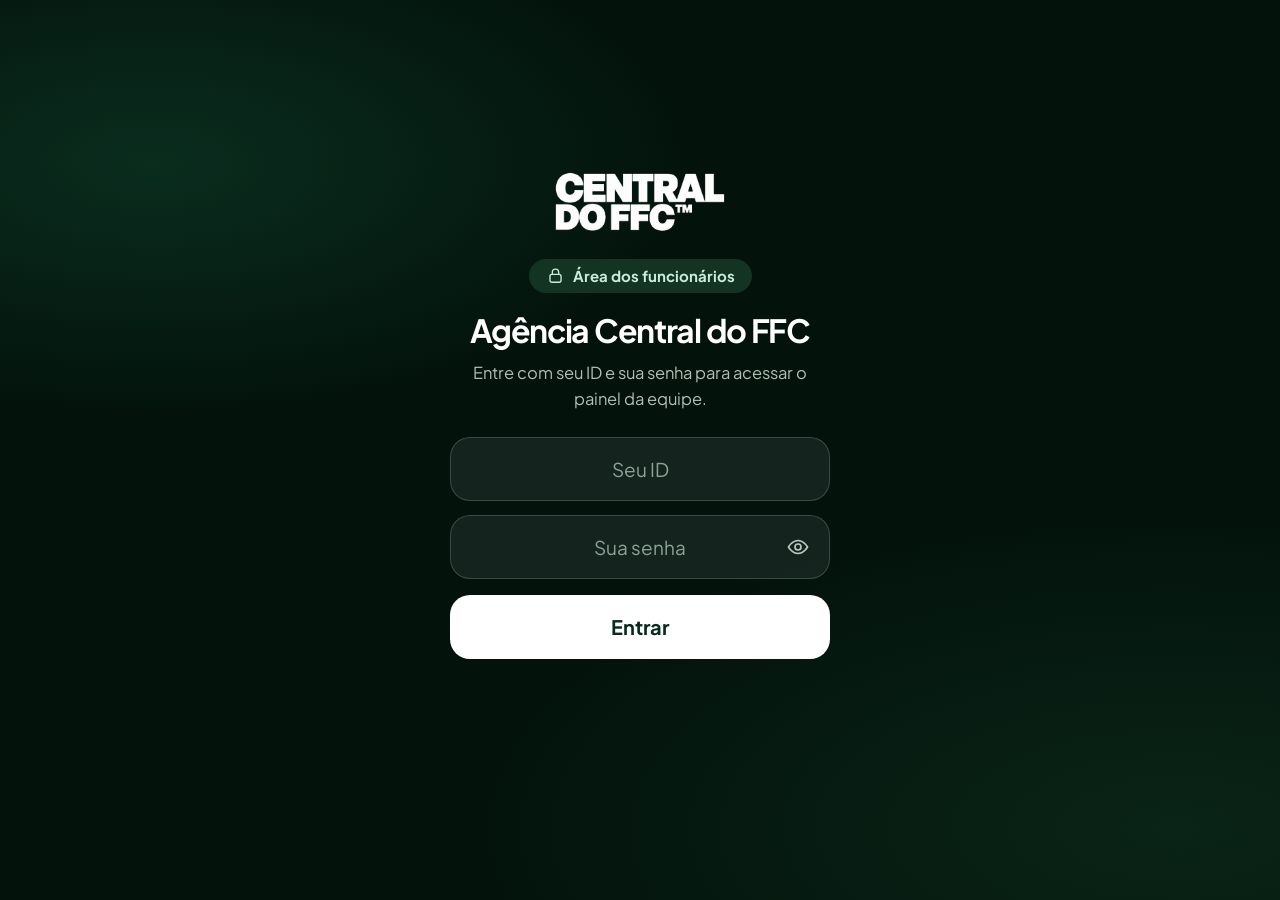
<file: agencia.html>
<!DOCTYPE html>
<html lang="pt-BR">
<head>
<meta charset="UTF-8">
<meta name="viewport" content="width=device-width, initial-scale=1.0, viewport-fit=cover">
<meta name="robots" content="noindex,nofollow">
<meta name="theme-color" content="#04140d">
<title>Agência | Central do FFC</title>
<link rel="icon" href="/assets/central-logo.svg">
<link rel="stylesheet" href="assets/fonts.css">
<link rel="stylesheet" href="assets/gerenciar.css">
<link rel="stylesheet" href="assets/agencia.css">
<link rel="stylesheet" href="/assets/brand.css">
</head>
<body class="ag-page">

<!-- LOGIN -->
<div class="ag-gate" id="gLogin" hidden>
  <form class="lbox" id="fLogin" autocomplete="on">
    <img class="ffc-logo logo" src="/assets/central-logo.svg" alt="Central do FFC">
    <span class="pill"><svg class="icon" aria-hidden="true"><use href="#ag-lock"/></svg>Área dos funcionários</span>
    <h2>Agência Central do FFC</h2>
    <p>Entre com seu ID e sua senha para acessar o painel da equipe.</p>
    <label>ID<input type="text" id="lid" inputmode="text" autocapitalize="none" autocomplete="username" placeholder="Seu ID" required></label>
    <label>Senha<span class="ag-field"><input type="password" id="lpw" autocomplete="current-password" placeholder="Sua senha" required><button class="ag-eye" type="button" data-eye aria-label="Mostrar senha"><svg class="icon" aria-hidden="true"><use href="#ag-eye"/></svg></button></span></label>
    <div class="err" id="lerr" role="alert"></div>
    <button class="btn g" type="submit">Entrar</button>
  </form>
</div>

<!-- BLOQUEIO -->
<div class="ag-gate" id="gLock" hidden>
  <form class="lbox" id="fLock">
    <span id="lkAv"></span>
    <span class="pill"><svg class="icon" aria-hidden="true"><use href="#ag-lock"/></svg>Painel bloqueado</span>
    <h2 id="lkName"></h2>
    <p>O painel foi bloqueado para proteger sua conta. Digite sua senha para continuar de onde parou.</p>
    <label>Senha<span class="ag-field"><input type="password" id="lkpw" autocomplete="current-password" placeholder="Sua senha" required><button class="ag-eye" type="button" data-eye aria-label="Mostrar senha"><svg class="icon" aria-hidden="true"><use href="#ag-eye"/></svg></button></span></label>
    <div class="err" id="lkerr" role="alert"></div>
    <button class="btn g" type="submit"><svg class="icon" aria-hidden="true"><use href="#ag-lock"/></svg>Desbloquear</button>
    <button class="ag-link" type="button" id="lkOut">Não é você? Sair</button>
  </form>
</div>

<!-- APP -->
<div class="app" id="app" hidden>
  <button class="backdrop" aria-label="Fechar menu" tabindex="-1" id="bd"></button>
  <aside id="sidebar" aria-label="Navegação da agência">
    <button class="mobile-close" aria-label="Fechar menu" id="mc">×</button>
    <div class="brand"><img class="ffc-logo" src="/assets/central-logo.svg" alt="Central do FFC"></div>
    <button class="nav on" data-v="inicio"><svg class="icon" aria-hidden="true"><use href="#ag-home"/></svg>Visão geral</button>
    <button class="nav" data-v="avisos"><svg class="icon" aria-hidden="true"><use href="#ag-mega"/></svg>Avisos<span class="nav-count" data-b="notices" hidden></span></button>
    <button class="nav" data-v="tarefas"><svg class="icon" aria-hidden="true"><use href="#ag-task"/></svg>Tarefas<span class="nav-count" data-b="tasks" hidden></span></button>
    <button class="nav" data-v="calendario"><svg class="icon" aria-hidden="true"><use href="#ag-cal"/></svg>Calendário</button>
    <button class="nav" data-v="arquivos"><svg class="icon" aria-hidden="true"><use href="#ag-folder"/></svg>Arquivos</button>
    <button class="nav" data-v="chat"><svg class="icon" aria-hidden="true"><use href="#ag-chat"/></svg>Conversas<span class="nav-count" data-b="chat" hidden></span></button>
    <button class="nav" data-v="apuracao"><svg class="icon" aria-hidden="true"><use href="#ag-radar"/></svg>Apuração</button>
    <button class="nav" data-v="noticias" hidden><svg class="icon" aria-hidden="true"><use href="#ag-news"/></svg>Notícias</button>
    <button class="nav" data-v="modelos" hidden><svg class="icon" aria-hidden="true"><use href="#ag-layout"/></svg>Modelos de design</button>
    <button class="nav" data-v="equipe"><svg class="icon" aria-hidden="true"><use href="#ag-team"/></svg>Equipe</button>
    <button class="nav" data-v="pedidos"><svg class="icon" aria-hidden="true"><use href="#ag-inbox"/></svg>Pedidos<span class="nav-count" data-b="req" hidden></span></button>
    <button class="nav" data-v="atividade" id="navAct" hidden><svg class="icon" aria-hidden="true"><use href="#ag-pulse"/></svg>Atividade</button>
    <a class="nav" href="/gerenciar" id="navAdm" hidden><svg class="icon" aria-hidden="true"><use href="#ag-right"/></svg>Painel editorial</a>
    <div class="sp"></div>
    <button class="ag-sbuser" id="sbMe" aria-label="Meu perfil"><span id="sbAv"></span><div><strong id="sbName"></strong><small id="sbRole"></small></div></button>
    <button class="nav" id="btnLock"><svg class="icon" aria-hidden="true"><use href="#ag-lock"/></svg>Bloquear painel</button>
    <button class="nav" id="btnOut"><svg class="icon" aria-hidden="true"><use href="#ag-out"/></svg>Sair</button>
  </aside>
  <div class="workspace">
    <header class="topbar">
      <button class="menu-toggle" aria-label="Abrir menu" aria-controls="sidebar" aria-expanded="false" id="mt"><svg class="icon" aria-hidden="true"><use href="#ag-menu"/></svg></button>
      <span class="ag-title" id="ttl">Visão geral</span>
      <div class="topbar-right">
        <button class="ag-ib" id="bell" aria-label="Notificações"><svg class="icon" aria-hidden="true"><use href="#ag-bell"/></svg><span class="nav-count" id="bellDot" hidden></span></button>
        <button class="ag-user" id="meBtn" aria-label="Meu perfil"><span id="meAv"></span><div><strong id="meName"></strong><small id="meRole"></small></div></button>
      </div>
    </header>
    <main class="main-panel ag-root" id="ag-root"></main>
  </div>
</div>

<script src="assets/supabase.min.js"></script>
<script src="config.js"></script>
<script src="assets/article-crop.js"></script>
<script src="assets/draft-editor.js"></script>
<script src="assets/agencia.js"></script>
<script>
const sb = supabase.createClient(FFC_SUPABASE_URL, FFC_SUPABASE_KEY);
const $ = s => document.querySelector(s);
const DOMAIN = 'membros.centraldoffc.app', IDLE = 5 * 60 * 1000;
let sessionEmail = '', ready = false, locked = false, lastAct = Date.now(), justLogged = false, booting = false;

function gate(w) { $('#gLogin').hidden = w !== 'login'; $('#gLock').hidden = w !== 'lock'; $('#app').hidden = w !== 'app'; }
document.addEventListener('click', e => { const b = e.target.closest('[data-eye]'); if (!b) return; const i = b.parentElement.querySelector('input'); i.type = i.type === 'password' ? 'text' : 'password'; });

/* menu lateral no celular */
const setMenu = o => { $('#app').classList.toggle('menu-open', o); $('#mt').setAttribute('aria-expanded', String(o)); };
$('#mt').onclick = () => setMenu(true); $('#mc').onclick = () => setMenu(false); $('#bd').onclick = () => setMenu(false);
document.addEventListener('keydown', e => { if (e.key === 'Escape') setMenu(false); });
document.querySelectorAll('aside .nav[data-v]').forEach(b => b.onclick = () => { AG.go(b.dataset.v); setMenu(false); });
$('#bell').onclick = () => AG.openNotifs();
$('#meBtn').onclick = () => AG.openMe();
$('#sbMe').onclick = () => { setMenu(false); AG.openMe(); };
$('#btnOut').onclick = logout; $('#lkOut').onclick = logout; $('#btnLock').onclick = () => lock(false);

/* login */
$('#fLogin').onsubmit = async e => {
  e.preventDefault(); const id = $('#lid').value.trim().toLowerCase(); $('#lerr').textContent = '';
  const email = id.includes('@') ? id : `${id}@${DOMAIN}`; justLogged = true;
  const { error } = await sb.auth.signInWithPassword({ email, password: $('#lpw').value });
  if (error) { justLogged = false; $('#lerr').textContent = 'ID ou senha incorretos.'; }
};
$('#fLock').onsubmit = async e => {
  e.preventDefault(); $('#lkerr').textContent = '';
  const { error } = await sb.auth.signInWithPassword({ email: sessionEmail, password: $('#lkpw').value });
  if (error) { $('#lkerr').textContent = 'Senha incorreta.'; return; }
  $('#lkpw').value = ''; locked = false; recordActivity(); gate('app'); AG.log('desbloqueou o painel');
};
async function logout() { saveIdle(true); ready = false; locked = false; AG.destroy(); await sb.auth.signOut(); }

sb.auth.onAuthStateChange((ev, s) => {
  if (!s) { ready = false; gate('login'); return; }
  if (ready || booting) return;
  const fresh = justLogged; justLogged = false; sessionEmail = s.user.email || '';
  setTimeout(() => boot(fresh), 0);
});
sb.auth.getSession().then(({ data }) => { if (!data.session) gate('login'); });

async function boot(fresh) {
  booting = true;
  try {
  const ok = await AG.init({
    sb, mount: $('#ag-root'),
    onView: v => { document.querySelectorAll('aside .nav[data-v]').forEach(b => b.classList.toggle('on', b.dataset.v === v)); $('#ttl').textContent = AG.TITLES[v] || ''; },
    onBadges: b => {
      document.querySelectorAll('[data-b]').forEach(el => { const n = b[el.dataset.b] || 0; el.hidden = !n; el.textContent = n > 99 ? '99+' : n; });
      $('#bellDot').hidden = !b.notifs; $('#bellDot').textContent = b.notifs > 9 ? '9+' : b.notifs; drawMe();
    },
    onMe: drawMe,
    onDenied: async () => { await sb.auth.signOut(); gate('login'); $('#lerr').textContent = 'Esta conta não tem acesso à agência.'; }
  });
  booting = false; if (!ok) return;
  ready = true;
  const saved = readIdle();
  lastAct = fresh ? Date.now() : Number(saved?.at || 0);
  if (fresh) { locked = false; recordActivity(); }
  if (!fresh && (saved?.locked || Date.now() - lastAct >= IDLE)) lock(true);
  else gate('app');
  drawMe();
  $('#navAct').hidden = !AG.isLeader();
  ['noticias', 'modelos'].forEach(v => { const n = document.querySelector(`aside .nav[data-v="${v}"]`); if (n) n.hidden = !AG.can(v); });
  sb.rpc('is_admin').then(r => { $('#navAdm').hidden = r.data !== true; });
  AG.go('inicio'); if (fresh) AG.log('entrou no painel');
  } catch (error) {
    ready = false; gate('login');
    $('#lerr').textContent = 'Não foi possível abrir o painel. Atualize a página e tente novamente.';
    console.error('Falha ao iniciar a agência:', error);
  } finally { booting = false; }
}
function drawMe() { const m = AG.me; if (!m) return; $('#meAv').innerHTML = AG.av(m, 40); $('#meName').textContent = AG.first(m.name); $('#meRole').textContent = m.role_title; $('#sbAv').innerHTML = AG.av(m, 42); $('#sbName').textContent = AG.first(m.name); $('#sbRole').textContent = m.role_title; }

/* A atividade é persistida para que atualizar/reabrir não reinicie os cinco minutos. */
function idleKey() { return 'ffc:agency:idle:' + sessionEmail; }
function readIdle() { try { return JSON.parse(localStorage.getItem(idleKey())); } catch { return null; } }
function saveIdle(isLocked = locked) {
  try { localStorage.setItem(idleKey(), JSON.stringify({ at: lastAct, locked: isLocked })); } catch {}
}
function recordActivity() { lastAct = Date.now(); saveIdle(false); }
function checkIdle() {
  if (!ready || locked) return false;
  const saved = readIdle();
  if (saved?.locked || Date.now() - lastAct >= IDLE) { lock(true); return true; }
  return false;
}
// Somente ações intencionais: movimento do mouse e rolagem automática não renovam o prazo.
['pointerdown', 'keydown', 'touchstart', 'touchmove', 'wheel', 'click'].forEach(ev => addEventListener(ev, e => {
  if (!e.isTrusted) return;
  if (checkIdle()) { if (e.cancelable) e.preventDefault(); e.stopImmediatePropagation(); return; }
  if (!locked && ready && !document.hidden) recordActivity();
}, { capture: true, passive: false }));
setInterval(checkIdle, 1000);
document.addEventListener('visibilitychange', checkIdle);
addEventListener('pageshow', checkIdle);
addEventListener('focus', checkIdle);
addEventListener('storage', e => { if (e.key === idleKey()) checkIdle(); });
function lock(auto) {
  const m = AG.me; if (!m) return; locked = true; saveIdle(true); setMenu(false); AG.closeModal();
  $('#lkAv').innerHTML = AG.av(m, 84); $('#lkName').textContent = AG.first(m.name); gate('lock');
  AG.log(auto ? 'teve o painel bloqueado por inatividade' : 'bloqueou o painel');
}
</script>
</body>
</html>
</file>
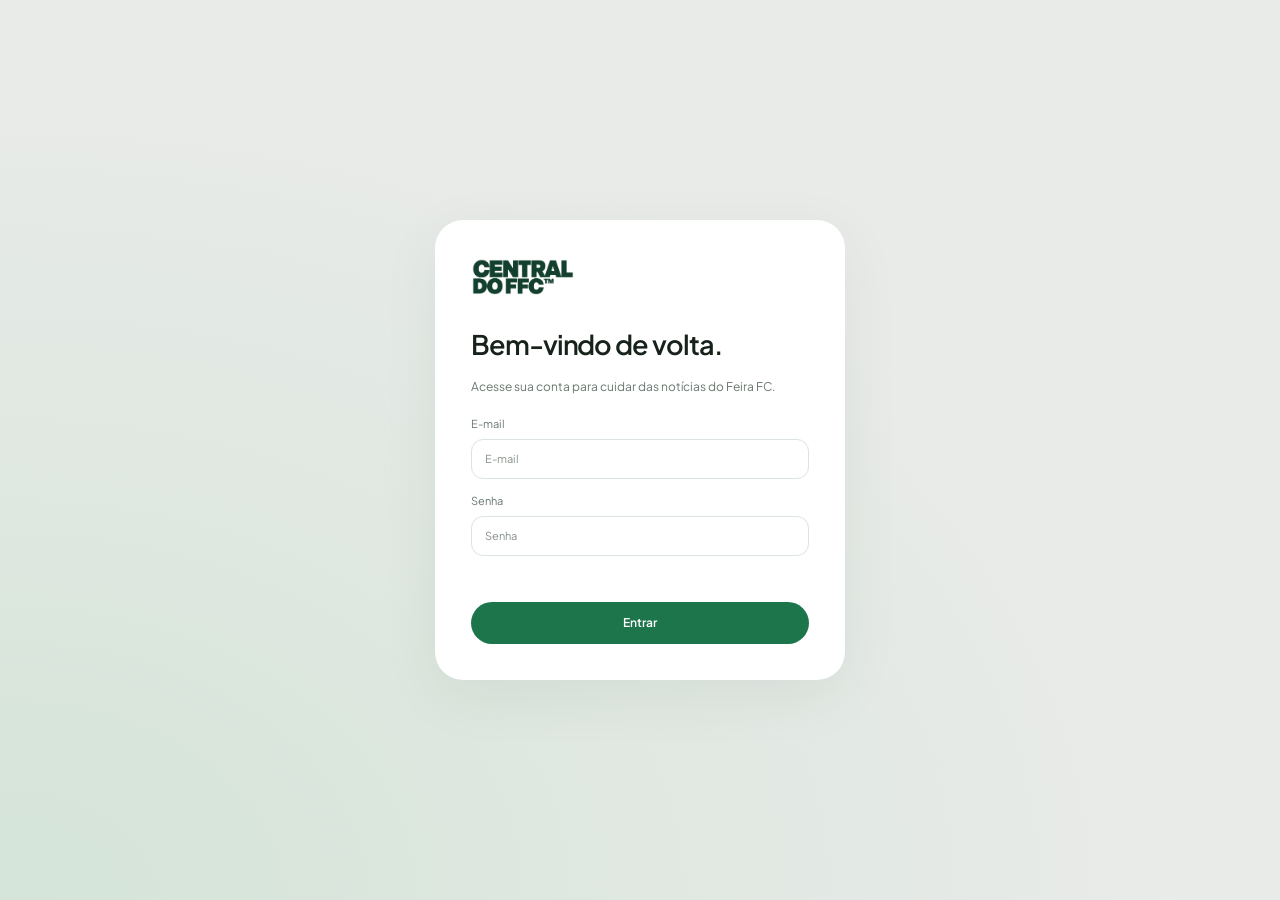
<file: gerenciar.html>
<!DOCTYPE html>
<html lang="pt-BR">
<head>
<meta charset="UTF-8">
<meta name="viewport" content="width=device-width, initial-scale=1.0">
<meta name="robots" content="noindex,nofollow">
<title>Gerenciar | Central do FFC</title>
<link rel="icon" href="/assets/central-logo.svg">
<link rel="stylesheet" href="assets/fonts.css">
<link rel="stylesheet" href="assets/gerenciar.css">
<link rel="stylesheet" href="assets/agencia.css">
<style>
.fm-card{background:#fff;border-radius:18px;padding:16px;display:flex;gap:14px;align-items:center;flex-wrap:wrap;margin-bottom:10px}
.fm-card .tx{flex:1;min-width:200px}.fm-card .tx b{display:block;font-size:15px}.fm-card .tx small{color:var(--dim);display:block}
.fm-n{font-size:26px;font-weight:600;letter-spacing:-.04em;min-width:64px;text-align:center;line-height:1}.fm-n small{display:block;font-size:10px;font-weight:500;letter-spacing:0;color:var(--dim);margin-top:4px}
.fm-step{background:#fff;border-radius:18px;padding:18px;margin-bottom:12px;border:1px solid var(--line)}
.fm-step>.hd{display:flex;gap:10px;align-items:center;margin-bottom:12px}.fm-step>.hd input{font-weight:600}
.fm-field{display:grid;grid-template-columns:1.6fr 1fr auto auto;gap:8px;align-items:start;padding:10px;background:var(--side);border-radius:12px;margin-bottom:8px}
.fm-field textarea{grid-column:1/-1;min-height:60px}.fm-field label.chk{display:flex;gap:6px;align-items:center;font-size:12px;white-space:nowrap;margin:0;padding-top:11px}
#v-forms input[type=text],#v-forms select,#v-forms textarea{width:100%;background:#fff;border:1px solid var(--line);border-radius:10px;padding:10px 12px}
#v-forms label{display:block;font-size:12px;color:var(--dim);margin:12px 0 5px}
.fm-tbl{width:100%;border-collapse:collapse}.fm-tbl td,.fm-tbl th{text-align:left;padding:11px 10px;border-bottom:1px solid var(--line);font-size:13px}.fm-tbl th{font-size:11px;color:var(--dim);text-transform:uppercase;letter-spacing:.05em;font-weight:500}
.fm-tbl tr.r{cursor:pointer}.fm-tbl tr.r:hover{background:#f1f5f2}
.fm-qa{padding:12px 0;border-bottom:1px solid var(--line)}.fm-qa small{display:block;color:var(--dim);font-size:11px;text-transform:uppercase;letter-spacing:.04em}
@media(max-width:700px){.fm-field{grid-template-columns:1fr 1fr}}

/* ===== dashboard: equipe, ranking, Google Notícias, pulso ===== */
.dx-sub{font-size:11px;color:var(--dim);margin:-8px 0 14px}
.dx-av{width:40px;height:40px;border-radius:50%;display:grid;place-items:center;font-size:13px;font-weight:700;flex:none;color:#fff;letter-spacing:-.02em}
.dx-team{display:grid;grid-template-columns:repeat(auto-fill,minmax(210px,1fr));gap:10px}
.dx-m{display:flex;gap:11px;align-items:center;padding:12px;border:1px solid var(--line);border-radius:16px;min-width:0}
.dx-m b{display:block;font-size:13px;font-weight:600;white-space:nowrap;overflow:hidden;text-overflow:ellipsis}
.dx-m small{display:block;font-size:10px;color:var(--dim);margin-top:2px}
.dx-m>div:last-child{min-width:0}
.dx-rank{display:grid;gap:8px}
.dx-r{display:grid;grid-template-columns:26px 40px minmax(0,1fr) auto;gap:10px;align-items:center;padding:8px 10px;border-radius:14px}
.dx-r:first-child{background:#eef6f1}
.dx-pos{font-size:13px;font-weight:700;color:var(--dim);text-align:center}.dx-r:first-child .dx-pos{color:var(--acc)}
.dx-r b{display:block;font-size:12px;font-weight:600;white-space:nowrap;overflow:hidden;text-overflow:ellipsis}
.dx-r small{display:block;font-size:10px;color:var(--dim)}
.dx-track{height:6px;border-radius:9px;background:#edf1ee;margin-top:6px;overflow:hidden}.dx-track i{display:block;height:100%;border-radius:9px;background:linear-gradient(90deg,#1d754c,#59b98b)}
.dx-n{font-size:20px;font-weight:600;letter-spacing:-.04em;text-align:right;line-height:1}.dx-n small{font-size:9px;font-weight:500}
.dx-seg{display:flex;gap:6px;flex-wrap:wrap}
.dx-news{display:grid;gap:0}
.dx-g{display:flex;gap:12px;align-items:flex-start;padding:13px 0;border-bottom:1px solid var(--line);text-decoration:none;color:inherit}
.dx-g:last-child{border-bottom:0}.dx-g:hover b{color:var(--acc)}
.dx-g .ic{width:34px;height:34px;border-radius:10px;background:#e9f6ee;color:#1d754c;display:grid;place-items:center;flex:none}
.dx-g b{display:block;font-size:13px;font-weight:600;line-height:1.35;white-space:normal}
.dx-g small{display:flex;gap:6px;flex-wrap:wrap;align-items:center;margin-top:4px;font-size:10px;color:var(--dim)}
.dx-g .badge{margin:0}
.dx-pulse{display:grid;grid-template-columns:repeat(2,minmax(0,1fr));gap:10px}
.dx-p{padding:14px;border-radius:16px;background:var(--side);min-width:0}
.dx-p small{display:block;font-size:11px;color:var(--dim)}
.dx-p b{display:block;font-size:26px;font-weight:600;letter-spacing:-.04em;line-height:1.2;margin-top:6px;white-space:nowrap;overflow:hidden;text-overflow:ellipsis}
.dx-p em{font-style:normal;font-size:10px;color:var(--dim);display:block;margin-top:2px}
.dx-up{color:#1d754c!important}.dx-down{color:var(--red)!important}
.dx-resp{display:flex;gap:11px;align-items:center;padding:11px 0;border-bottom:1px solid var(--line)}.dx-resp:last-child{border-bottom:0}
.dx-resp b{display:block;font-size:12px;font-weight:600}.dx-resp small{display:block;font-size:10px;color:var(--dim)}
.dx-resp .tx{flex:1;min-width:0}.dx-resp .tx b,.dx-resp .tx small{white-space:nowrap;overflow:hidden;text-overflow:ellipsis}
.dx-empty{color:var(--dim);font-size:12px;margin:6px 0}
.dx-sk{height:14px;border-radius:8px;background:linear-gradient(90deg,#edf1ee,#f7f9f7,#edf1ee);background-size:200% 100%;animation:dxsk 1.2s infinite;margin:14px 0}
@keyframes dxsk{to{background-position:-200% 0}}
@media(max-width:620px){.dx-team{grid-template-columns:1fr}.dx-r{grid-template-columns:22px 36px minmax(0,1fr) auto;gap:8px;padding:8px 4px}.dx-av{width:36px;height:36px}.dx-p b{font-size:22px}}
</style>
<link rel="stylesheet" href="/assets/brand.css">
</head>
<body class="manage-page">
<svg class="svg-defs" aria-hidden="true" xmlns="http://www.w3.org/2000/svg">
    <symbol id="i-logo" viewBox="0 0 32 32"><rect x="3.5" y="3.5" width="25" height="25" rx="8.5"/><path d="M16 23.5v-9"/><path d="M16 16c0-4.2 2.9-6.9 7-6.9 0 4.2-2.9 6.9-7 6.9Z"/><path d="M16 19c0-3.3-2.3-5.4-5.6-5.4 0 3.3 2.3 5.4 5.6 5.4Z"/></symbol>
    <symbol id="i-search" viewBox="0 0 24 24"><circle cx="11" cy="11" r="7"/><path d="m16.5 16.5 4 4"/></symbol>
    <symbol id="i-mail" viewBox="0 0 24 24"><rect x="3.5" y="5.5" width="17" height="13" rx="2.5"/><path d="m4.5 7 7.5 6 7.5-6"/></symbol>
    <symbol id="i-bell" viewBox="0 0 24 24"><path d="M6 16v-5a6 6 0 0 1 12 0v5l1.5 2h-15L6 16Z"/><path d="M10 20.5a2 2 0 0 0 4 0"/></symbol>
    <symbol id="i-dash" viewBox="0 0 24 24"><rect x="3.5" y="3.5" width="7" height="9" rx="2"/><rect x="13.5" y="3.5" width="7" height="5" rx="2"/><rect x="13.5" y="11.5" width="7" height="9" rx="2"/><rect x="3.5" y="15.5" width="7" height="5" rx="2"/></symbol>
    <symbol id="i-tasks" viewBox="0 0 24 24"><rect x="4" y="3.5" width="16" height="17" rx="3"/><path d="m8.5 12 2.5 2.5 4.5-5"/></symbol>
    <symbol id="i-cal" viewBox="0 0 24 24"><rect x="3.5" y="5" width="17" height="15.5" rx="3"/><path d="M3.5 10h17M8 3v4M16 3v4"/></symbol>
    <symbol id="i-chart" viewBox="0 0 24 24"><rect x="4" y="12" width="4" height="8" rx="1.2"/><rect x="10" y="4" width="4" height="16" rx="1.2"/><rect x="16" y="8" width="4" height="12" rx="1.2"/></symbol>
    <symbol id="i-team" viewBox="0 0 24 24"><circle cx="9" cy="8" r="3.5"/><path d="M3 20a6 6 0 0 1 12 0"/><path d="M16 4.6a3.5 3.5 0 0 1 0 6.8M18 14.3A6 6 0 0 1 21 20"/></symbol>
    <symbol id="i-gear" viewBox="0 0 24 24"><circle cx="12" cy="12" r="3"/><path d="M12 2.8l2 2.1 2.9-.4.7 2.8 2.6 1.4-1 2.8 1 2.8-2.6 1.4-.7 2.8-2.9-.4-2 2.1-2-2.1-2.9.4-.7-2.8-2.6-1.4 1-2.8-1-2.8 2.6-1.4.7-2.8 2.9.4Z"/></symbol>
    <symbol id="i-help" viewBox="0 0 24 24"><circle cx="12" cy="12" r="8.5"/><circle cx="12" cy="12" r="3.5"/><path d="m6 6 3.5 3.5M18 6l-3.5 3.5M6 18l3.5-3.5M18 18l-3.5-3.5"/></symbol>
    <symbol id="i-logout" viewBox="0 0 24 24"><path d="M14 4h3.5A2.5 2.5 0 0 1 20 6.5v11a2.5 2.5 0 0 1-2.5 2.5H14"/><path d="M10 8l-4 4 4 4M6 12h9"/></symbol>
    <symbol id="i-out" viewBox="0 0 24 24"><path d="M7.5 16.5l9-9M9.5 7.5h7v7"/></symbol>
    <symbol id="i-plus" viewBox="0 0 24 24"><path d="M12 5v14M5 12h14"/></symbol>
    <symbol id="i-video" viewBox="0 0 24 24"><rect x="3" y="6.5" width="12.5" height="11" rx="2.5" fill="currentColor" stroke="none"/><path d="m17 10.5 4-2.5v8l-4-2.5Z" fill="currentColor" stroke="none"/></symbol>
    <symbol id="i-play" viewBox="0 0 24 24"><path d="M8 5.5v13l10.5-6.5Z" fill="currentColor" stroke="none"/></symbol>
    <symbol id="i-pause" viewBox="0 0 24 24"><rect x="6.5" y="5" width="4" height="14" rx="1.3" fill="currentColor" stroke="none"/><rect x="13.5" y="5" width="4" height="14" rx="1.3" fill="currentColor" stroke="none"/></symbol>
    <symbol id="i-stop" viewBox="0 0 24 24"><rect x="6" y="6" width="12" height="12" rx="2.5" fill="currentColor" stroke="none"/></symbol>
    <symbol id="i-menu" viewBox="0 0 24 24"><path d="M4 7h16M4 12h16M4 17h10"/></symbol>
    <symbol id="i-close" viewBox="0 0 24 24"><path d="m6 6 12 12M18 6 6 18"/></symbol>
    <symbol id="i-up" viewBox="0 0 24 24"><path d="m7 14 5-5 5 5"/></symbol>
    <symbol id="i-down" viewBox="0 0 24 24"><path d="m7 10 5 5 5-5"/></symbol>
    <symbol id="i-left" viewBox="0 0 24 24"><path d="m14 7-5 5 5 5"/></symbol>
    <symbol id="i-right" viewBox="0 0 24 24"><path d="m10 7 5 5-5 5"/></symbol>
    <symbol id="i-phone" viewBox="0 0 24 24"><rect x="6.5" y="3" width="11" height="18" rx="2.5"/><path d="M10.5 18h3"/></symbol>
    <symbol id="i-upload" viewBox="0 0 24 24"><path d="M12 15V4M7.5 8.5 12 4l4.5 4.5M5 15v3.5A1.5 1.5 0 0 0 6.5 20h11a1.5 1.5 0 0 0 1.5-1.5V15"/></symbol>
    <symbol id="i-download" viewBox="0 0 24 24"><path d="M12 4v11M7.5 10.5 12 15l4.5-4.5M5 15v3.5A1.5 1.5 0 0 0 6.5 20h11a1.5 1.5 0 0 0 1.5-1.5V15"/></symbol>
    <symbol id="i-check" viewBox="0 0 24 24"><path d="m5 12.5 4.5 4.5L19 7.5"/></symbol>
    <symbol id="i-chat" viewBox="0 0 24 24"><path d="M5 18.5V7a2.5 2.5 0 0 1 2.5-2.5h9A2.5 2.5 0 0 1 19 7v6.5a2.5 2.5 0 0 1-2.5 2.5H8.5Z"/></symbol>
    <symbol id="i-clip" viewBox="0 0 24 24"><path d="M15.5 7.5 9 14a2 2 0 0 0 2.8 2.8l7-7a4 4 0 0 0-5.6-5.6l-7 7a6 6 0 0 0 8.5 8.5l5.3-5.3"/></symbol>
    <symbol id="i-dots" viewBox="0 0 24 24"><circle cx="6" cy="12" r="1.4" fill="currentColor"/><circle cx="12" cy="12" r="1.4" fill="currentColor"/><circle cx="18" cy="12" r="1.4" fill="currentColor"/></symbol>
    <symbol id="i-flag" viewBox="0 0 24 24"><path d="M6 21V4.5M6 5h11l-2.5 4L17 13H6"/></symbol>
    <symbol id="i-clock" viewBox="0 0 24 24"><circle cx="12" cy="12" r="8.5"/><path d="M12 7.5V12l3 2"/></symbol>
    <symbol id="i-pin" viewBox="0 0 24 24"><path d="M12 21s-6.5-5.6-6.5-11a6.5 6.5 0 0 1 13 0c0 5.4-6.5 11-6.5 11Z"/><circle cx="12" cy="10" r="2.3"/></symbol>
    <symbol id="i-book" viewBox="0 0 24 24"><path d="M5 5.5A2.5 2.5 0 0 1 7.5 3H19v15H7.5A2.5 2.5 0 0 0 5 20.5Zm0 15A2.5 2.5 0 0 1 7.5 18H19v3H7.5"/></symbol>
    <symbol id="i-card" viewBox="0 0 24 24"><rect x="3" y="5.5" width="18" height="13" rx="2.5"/><path d="M3 10h18M7 15h3"/></symbol>
  </svg>

<div id="login" hidden>
  <form class="lbox" onsubmit="return login(event)">
    <div class="brand"><img class="ffc-logo" src="/assets/central-logo.svg" alt="Central do FFC"></div><h2>Bem-vindo de volta.</h2><p>Acesse sua conta para cuidar das notícias do Feira FC.</p>
    <label>E-mail<input type="email" id="em" placeholder="E-mail" autocomplete="username" required></label>
    <label>Senha<input type="password" id="pw" placeholder="Senha" autocomplete="current-password" required></label>
    <div class="err" id="lerr" role="alert"></div>
    <button class="btn" type="submit">Entrar</button>
  </form>
</div>

<div class="app" id="app" hidden>
  <button class="backdrop" aria-label="Fechar menu" tabindex="-1" onclick="setMenu(false)"></button><aside id="sidebar" aria-label="Navegação principal"><button class="mobile-close" aria-label="Fechar menu" onclick="setMenu(false)">×</button>
    <div class="brand"><img class="ffc-logo" src="/assets/central-logo.svg" alt="Central do FFC"></div><div class="nav-label">Menu</div>
    <button class="nav on" data-v="dash"><svg class="icon" aria-hidden="true"><use href="#i-dash"/></svg>Dashboard</button>
    <button class="nav" data-v="list"><svg class="icon" aria-hidden="true"><use href="#i-book"/></svg>Notícias<span class="nav-count" id="nav-count">0</span></button>
    <button class="nav" data-v="edit" id="navNew"><svg class="icon" aria-hidden="true"><use href="#i-plus"/></svg>Nova notícia</button>
    <div class="nav-label">Gerenciar</div>
    <button class="nav" data-v="links"><svg class="icon" aria-hidden="true"><use href="#i-out"/></svg>Links da bio</button>
    <button class="nav" data-v="forms"><svg class="icon" aria-hidden="true"><use href="#i-tasks"/></svg>Formulários</button>
    <button class="nav" data-v="profile"><svg class="icon" aria-hidden="true"><use href="#i-team"/></svg>Perfil e redes</button>
        <div class="nav-label">Agência</div>
    <button class="nav" data-v="ag-equipe"><svg class="icon" aria-hidden="true"><use href="#ag-team"/></svg>Equipe</button>
    <button class="nav" data-v="ag-pedidos"><svg class="icon" aria-hidden="true"><use href="#ag-inbox"/></svg>Pedidos<span class="nav-count" data-b="req" hidden></span></button>
    <div class="nav-label">Links</div>
    <a class="nav" href="/site" target="_blank"><svg class="icon" aria-hidden="true"><use href="#i-out"/></svg>Ver o site</a>
    <a class="nav" href="/" target="_blank"><svg class="icon" aria-hidden="true"><use href="#i-out"/></svg>Ver links da bio</a>
    <div class="sp"></div><button class="nav" onclick="sb.auth.signOut()"><svg class="icon" aria-hidden="true"><use href="#i-logout"/></svg>Sair</button><div class="side-note"><svg class="icon" aria-hidden="true"><use href="#i-book"/></svg><strong>A voz da nossa torcida.</strong><p>Informação e paixão pelo Feira FC, em um só lugar.</p><a class="btn" href="/site" target="_blank" rel="noopener">Visitar o site <svg class="icon" aria-hidden="true"><use href="#i-out"/></svg></a></div>
  </aside>

<div class="workspace"><header class="topbar"><button class="menu-toggle" aria-label="Abrir menu" aria-controls="sidebar" aria-expanded="false" onclick="setMenu(true)"><svg class="icon" aria-hidden="true"><use href="#i-menu"/></svg></button><div class="global-search"><svg class="icon" aria-hidden="true"><use href="#i-search"/></svg><input id="global-search" type="search" placeholder="Buscar notícias…" aria-label="Buscar notícias"><kbd>Ctrl K</kbd></div><div class="topbar-right"><button class="ag-ib" id="ag-bellbtn" aria-label="Notificações da agência" hidden><svg class="icon" aria-hidden="true"><use href="#ag-bell"/></svg><span class="nav-count" id="ag-bell-dot" hidden></span></button><a class="site-action" href="/site" target="_blank" rel="noopener" aria-label="Abrir site"><svg class="icon" aria-hidden="true"><use href="#i-out"/></svg></a><div class="user"><span class="avatar" id="user-initials">CF</span><div><strong>Central do FFC</strong><small id="user-email">Painel editorial</small></div></div></div></header><main class="main-panel">
    <section id="v-dash">
      <div class="top"><div><h1>Dashboard</h1><p>Tudo sobre o Feira FC, em um só lugar.</p></div><button class="btn g" onclick="newArt()"><svg class="icon" aria-hidden="true"><use href="#i-plus"/></svg>Nova notícia</button></div>
      <div class="stats" id="stats"></div>
      <div class="row dashboard-row">
        <div class="panel"><div class="panel-header"><h3>Atividade editorial</h3><span>Últimos 7 dias</span></div><p style="font-size:11px;color:var(--dim)">Notícias criadas por dia</p><div class="bars" id="bars" role="img" aria-label="Notícias criadas nos últimos sete dias"></div></div>
        <div class="panel quick-card"><p class="eyebrow">Próxima publicação</p><h3>A próxima história<br>começa aqui.</h3><p id="draft-note">Leve as novidades do Feira à torcida.</p><div class="quick"><button class="btn g" onclick="newArt()"><svg class="icon" aria-hidden="true"><use href="#i-plus"/></svg>Escrever notícia</button><button class="btn o" onclick="filt='dr';draw();show('list')">Ver rascunhos</button></div></div>
        <div class="panel progress-card"><h3>Visão das publicações</h3><div class="publication-ring" id="publication-ring"><div><strong id="publication-percent">0%</strong><small>publicadas</small></div></div><div class="legend"><span><i></i>Publicadas</span><span><i></i>Rascunhos</span></div></div>
      </div>
      <div class="row" id="dx-people">
        <div class="panel"><div class="panel-header"><h3>Equipe da redação</h3><span id="dx-team-count"></span></div><p class="dx-sub">Produção vinculada ao ID de cada perfil, independente da assinatura no site.</p><div class="dx-team" id="dx-team"></div></div>
        <div class="panel"><div class="panel-header"><h3>Quem mais publicou</h3><div class="dx-seg" id="dx-seg"><button class="btn o s" data-p="7" aria-pressed="false">7 dias</button><button class="btn o s" data-p="30" aria-pressed="true">30 dias</button><button class="btn o s" data-p="0" aria-pressed="false">Sempre</button></div></div><div class="dx-rank" id="dx-rank"></div></div>
      </div>
      <div class="row" id="dx-more">
        <div class="panel"><div class="panel-header"><h3>Pulso da redação</h3><span>Resumo rápido</span></div><div class="dx-pulse" id="dx-pulse"></div></div>
        <div class="panel"><div class="panel-header"><h3>Últimas respostas</h3><button class="btn o s" id="dx-go-forms">Ver formulários <svg class="icon" aria-hidden="true"><use href="#i-right"/></svg></button></div><div id="dx-resp"></div></div>
      </div>
      <div class="panel" style="margin-bottom:16px"><div class="panel-header"><h3>No Google Notícias</h3><div class="dx-seg"><button class="btn o s" id="dx-gn-reload">Atualizar</button><a class="btn o s" id="dx-gn-open" href="https://news.google.com/search?q=%22Central%20do%20FFC%22&hl=pt-BR&gl=BR&ceid=BR:pt-419" target="_blank" rel="noopener">Abrir no Google <svg class="icon" aria-hidden="true"><use href="#i-out"/></svg></a></div></div><p class="dx-sub">As últimas matérias nossas que o Google Notícias está mostrando.</p><div class="dx-news" id="dx-gn" aria-live="polite"></div></div>
      <div class="panel recent-panel"><div class="panel-header"><h3>Últimas notícias</h3><button class="btn o s" onclick="show('list')">Ver todas <svg class="icon" aria-hidden="true"><use href="#i-right"/></svg></button></div><div class="list" id="recent"></div></div>
    </section>

    <section id="v-list" hidden>
      <div class="top"><div><h1>Notícias</h1><p id="cnt"></p></div><button class="btn g" onclick="newArt()"><svg class="icon" aria-hidden="true"><use href="#i-plus"/></svg>Nova notícia</button></div>
      <div class="tools"><input type="text" id="q" aria-label="Buscar pelo título" placeholder="Buscar pelo título"><button class="btn o s" data-f="all">Todas</button><button class="btn o s" data-f="pub">Publicadas</button><button class="btn o s" data-f="dr">Rascunhos</button></div>
      <div class="list" id="all"></div>
    </section>

    <section id="v-links" hidden>
      <div class="top"><div><h1>Links da bio</h1><p>O que aparece na página de links. Grupos: use “Jogos” para os oferecimentos.</p></div><button class="btn g" onclick="editLink()">+ Novo link</button></div>
      <div class="panel" id="lform" hidden style="margin-bottom:14px">
        <h3 id="lfT">Novo link</h3>
        <label>Título</label><input type="text" id="lt">
        <label>Descrição</label><input type="text" id="ld">
        <label>Endereço (URL)</label><input type="text" id="lu" placeholder="https://">
        <label>Grupo</label><input type="text" id="lg" list="groups" value="Links"><datalist id="groups"><option value="Links"><option value="Jogos"></datalist>
        <label>Ícone</label>
        <div style="display:flex;gap:10px;align-items:center"><div class="th" id="lprev" style="width:54px;height:54px"></div>
          <input type="file" id="lfile" accept="image/*" hidden><button class="btn o s" onclick="lfile.click()">Enviar imagem</button></div>
        <div class="sw" style="margin-top:12px"><span>Ativo (aparece na página)</span><input type="checkbox" id="la" checked></div>
        <div class="acts" style="margin-top:12px;justify-content:flex-start"><button class="btn g" onclick="saveLink()">Salvar link</button><button class="btn o" onclick="lform.hidden=true">Cancelar</button></div>
      </div>
      <div class="list" id="llist"></div>
    </section>

    <section id="v-profile" hidden>
      <div class="top"><div><h1>Perfil e redes</h1><p>Nome, bio, foto e redes sociais da página de links.</p></div></div>
      <div class="row">
        <div class="panel"><h3>Perfil</h3>
          <label>Nome de usuário</label><input type="text" id="ph">
          <label>Bio</label><textarea id="pb" rows="4"></textarea>
          <label>Foto</label>
          <div style="display:flex;gap:10px;align-items:center"><div class="th" id="pprev" style="width:64px;height:64px;border-radius:50%"></div>
            <input type="file" id="pfile" accept="image/*" hidden><button class="btn o s" onclick="pfile.click()">Trocar foto</button></div>
          <div class="acts" style="margin-top:14px;justify-content:flex-start"><button class="btn g" onclick="saveProfile()">Salvar perfil</button></div>
        </div>
        <div class="panel"><h3>Redes sociais</h3><div class="list" id="slist"></div>
          <label>Adicionar rede</label>
          <div class="social-add"><select id="stype" style="background:rgba(255,255,255,.04);border:1px solid var(--line);border-radius:12px;padding:0 10px;color:var(--ink)"><option value="instagram">Instagram</option><option value="x">X</option></select>
            <input type="text" id="surl" placeholder="https://"><button class="btn g s" onclick="addSocial()">Adicionar</button></div>
        </div>
      </div>
    </section>

    <section id="v-forms" hidden>
      <div id="fm-list">
        <div class="top"><div><h1>Formulários</h1><p>Crie formulários e acompanhe quem respondeu.</p></div><button class="btn g" onclick="fmEdit()"><svg class="icon" aria-hidden="true"><use href="#i-plus"/></svg>Novo formulário</button></div>
        <div class="list" id="fm-items"></div>
      </div>
      <div id="fm-edit" hidden></div>
      <div id="fm-resp" hidden></div>
    </section>

    <section id="v-ag" hidden><div id="ag-root" class="ag-root"></div></section>

    <section id="v-edit" hidden>
      <div class="top"><div><h1 id="etitle">Nova notícia</h1><p>Escreva, adicione imagens e publique.</p></div>
        <div class="acts"><button class="btn o" onclick="show('list')">Cancelar</button><button class="btn o" onclick="save(false)">Salvar</button><button class="btn g" onclick="save(true)">Publicar</button></div></div>
      <div class="ed">
        <div class="editor-main">
          <input type="text" id="t" aria-label="Título da notícia" placeholder="Título da notícia" style="font:400 22px 'Archivo Black';padding:14px">
          <p class="editor-hint">O resumo é gerado automaticamente a partir do texto da notícia.</p>
          <label>Texto</label>
          <div class="editor-tools" id="editor-tools" aria-label="Ferramentas de edição">
          <div class="tb" onmousedown="event.preventDefault()">
            <button data-c="bold" title="Negrito">B</button><button data-c="italic" title="Itálico"><i>I</i></button><button data-c="underline" title="Sublinhado"><u>U</u></button>
            <button data-c="h2" title="Subtítulo">H</button><button data-c="quote" title="Citação">“ ”</button><button data-c="ul" title="Lista">• —</button>
            <button data-c="link" title="Adicionar link">Link</button><button data-c="unlink" title="Remover link">Sem link</button><button data-c="clear" title="Limpar formatação">Limpar</button>
          </div>
          <div class="image-editor-actions"><button type="button" class="btn o s" id="select-image">Selecionar imagem no texto</button><span class="editor-hint">Toque em uma imagem para ajustar.</span></div>
          </div>
          <div id="image-tools" class="image-tools" role="group" aria-label="Ajustes da imagem" hidden>
            <label for="image-width">Tamanho<select id="image-width"><option value="50">Pequena (50%)</option><option value="75">Média (75%)</option><option value="100">Largura total</option></select></label>
            <label for="image-align">Alinhamento<select id="image-align"><option value="left">Esquerda</option><option value="center">Centro</option><option value="right">Direita</option></select></label>
            <label for="image-alt" class="image-alt-label">Descrição da imagem<input id="image-alt" type="text" placeholder="Descreva o que aparece na imagem"></label>
            <div class="image-move"><button type="button" class="btn o s" data-image-action="up">↑ Mover acima</button><button type="button" class="btn o s" data-image-action="down">↓ Mover abaixo</button><button type="button" class="btn r s" data-image-action="remove">Remover do texto</button><button type="button" class="btn o s" data-image-action="close">Concluir</button></div>
          </div>
          <p id="image-status" class="editor-hint" role="status"></p>
          <div id="body" contenteditable="true" spellcheck="true" role="textbox" aria-label="Texto da notícia" aria-multiline="true"></div>
        </div>
        <div class="editor-side" id="editor-side"><div class="panel">
          <h3>Publicação</h3>
          <div class="sw"><span>Publicada no site</span><input type="checkbox" id="pub"></div>
          <div class="sw"><span>Destaque na capa</span><input type="checkbox" id="ft"></div>
          <label>Assinatura no site</label><input type="text" id="au" value="Redação Central do FFC"><p class="editor-hint">Este nome aparece no site. Alterá-lo não muda o perfil responsável pela matéria.</p>
          <label>Capa</label><input type="file" id="cover-file" accept="image/*" hidden><button type="button" class="btn o" id="upload-cover" onclick="document.getElementById('cover-file').click()">Selecionar capa</button><p class="editor-hint">Formato vertical 9:10, com prévia do título durante o ajuste.</p><div class="cover-editor" id="cover-editor" hidden>
            
            <img id="cover-preview" alt="Prévia da capa da notícia">
            <button type="button" class="btn o" id="edit-cover" onclick="editCover()">Ajustar capa</button><button type="button" class="btn o" id="remove-cover" onclick="removeCover()">Remover capa</button>
            <p class="editor-hint">Reposicione, amplie ou recorte a foto. Depois salve a notícia.</p>
          </div>
          <label>Imagens no texto</label>
          <input type="file" id="file" accept="image/*" multiple hidden>
          <button class="btn o" style="width:100%" onclick="file.click()">Enviar imagens</button>
          <div class="gal" id="gal"></div>
          <p style="font-size:12px;color:var(--faint)">“No texto” coloca a imagem onde o cursor estiver. A capa é selecionada separadamente.</p>
        </div></div>
      </div>
    </section>
  </main></div>
</div>

<script src="assets/supabase.min.js"></script>
<script src="config.js"></script>
<script src="assets/article-format.js"></script>
<script src="assets/image-editor.js"></script>
<script src="assets/article-crop.js"></script>
<script src="assets/gerenciar.js"></script>
<script src="assets/editor-toolbar.js"></script>
<script src="assets/formularios.js"></script>
<script>
/* ===== dashboard: equipe, ranking, Google Notícias e pulso ===== */
(() => {
  const DEF = 'Redação Central do FFC', DAY = 864e5;
  const COLORS = ['#175a3b', '#1d754c', '#0d3623', '#3f8f66', '#2c6e57', '#4f7f5f', '#1b5e4a'];
  const norm = n => String(n || DEF).trim().replace(/\s+/g, ' ');
  const key = n => norm(n).normalize('NFD').replace(/[\u0300-\u036f]/g, '').toLowerCase();
  const ini = n => { if (key(n) === key(DEF)) return 'CF'; const w = norm(n).split(' ').filter(x => x.length > 2 || /^[A-Z]/.test(x)); return ((w[0] || '?')[0] + (w.length > 1 ? w[w.length - 1][0] : '')).toUpperCase(); };
  const hue = n => COLORS[[...key(n)].reduce((a, c) => a + c.charCodeAt(0), 0) % COLORS.length];
  const av = n => `<span class="dx-av" style="background:${hue(n)}" aria-hidden="true">${esc(ini(n))}</span>`;
  const rel = d => { if (!d) return ''; const m = Math.max(0, (Date.now() - new Date(d)) / 6e4);
    if (m < 1) return 'agora'; if (m < 60) return `há ${Math.floor(m)} min`; if (m < 1440) return `há ${Math.floor(m / 60)} h`;
    const dd = Math.floor(m / 1440); return dd < 30 ? `há ${dd} dia${dd > 1 ? 's' : ''}` : new Date(d).toLocaleDateString('pt-BR', { day: '2-digit', month: 'short' }); };
  const plural = (n, a, b) => `${n} ${n === 1 ? a : b}`;

  let period = 30, forms = [], resps = [], linksAct = null, extraLoaded = false, gnTried = false;

  /* equipe + ranking (a partir das notícias já carregadas) */
  function people(){
    const map = new Map();
    const credits = new Map(articleCredits.map(c => [c.article_id, c]));
    const members = new Map(editorialMembers.map(m => [m.id, m]));
    arts.forEach(a => {
      const credit = credits.get(a.id), k = credit?.author_profile_id;
      if (!k) return;
      const profile = members.get(k);
      const m = map.get(k) || { id:k, code:profile?.code || k, name:profile?.name || 'Perfil indisponível', total:0, pub:0, dr:0, ft:0, last:null, items:[], publications:[] };
      m.total++; a.published ? m.pub++ : m.dr++; if (a.featured) m.ft++;
      if (!m.last || new Date(a.created_at) > new Date(m.last)) m.last=a.created_at;
      m.items.push(a.created_at);
      if (a.published && credit.first_published_at) m.publications.push(credit.first_published_at);
      map.set(k,m);
    });
    return [...map.values()];
  }
  function drawPeople(){
    const all = people().sort((a, b) => b.total - a.total || new Date(b.last) - new Date(a.last));
    $('dx-team-count').textContent = plural(all.length, 'membro', 'membros');
    $('dx-team').innerHTML = all.map(m => `<div class="dx-m">${av(m.name)}<div><b title="${esc(m.name)}">${esc(m.name)}</b><small>${plural(m.total, 'notícia', 'notícias')} · última ${rel(m.last)}</small><small>ID: ${esc(m.code)}</small></div></div>`).join('') || '<p class="dx-empty">Ainda não há notícias vinculadas a perfis.</p>';
    const unidentified = arts.length - all.reduce((n,m)=>n+m.total,0);
    if (creditsError) $('dx-team').innerHTML = '<p class="dx-empty">Não foi possível carregar os vínculos dos perfis. Atualize a página.</p>';
    else if (unidentified) $('dx-team').innerHTML += `<p class="dx-empty">${unidentified} notícia(s) sem vínculo de perfil registrado. Não entram no ranking.</p>`;
    const since = period ? Date.now() - period * DAY : 0;
    const rk = all.map(m => { const n = m.publications.filter(d => new Date(d) >= since).length; return { ...m, n }; }).filter(m => m.n > 0).sort((a, b) => b.n - a.n).slice(0, 5);
    const mx = Math.max(1, ...rk.map(r => r.n));
    $('dx-rank').innerHTML = rk.map((r, i) => `<div class="dx-r"><span class="dx-pos">${i + 1}º</span>${av(r.name)}<div style="min-width:0"><b title="${esc(r.name)}">${esc(r.name)}</b><small>ID: ${esc(r.code)} · ${plural(r.n, 'publicada', 'publicadas')} no período</small><div class="dx-track"><i style="width:${Math.max(6, r.n / mx * 100)}%"></i></div></div><div class="dx-n">${r.n}<small> notícia${r.n === 1 ? '' : 's'}</small></div></div>`).join('') || `<p class="dx-empty">Ninguém publicou ${period ? `nos últimos ${period} dias` : 'ainda'}.</p>`;
    document.querySelectorAll('#dx-seg [data-p]').forEach(b => b.setAttribute('aria-pressed', String(+b.dataset.p === period)));
  }

  /* pulso */
  function drawPulse(){
    const now = Date.now(), n7 = arts.filter(a => now - new Date(a.created_at) < 7 * DAY).length, p7 = arts.filter(a => { const t = now - new Date(a.created_at); return t >= 7 * DAY && t < 14 * DAY; }).length;
    const diff = n7 - p7, last = arts.filter(a => a.published).sort((a, b) => new Date(b.created_at) - new Date(a.created_at))[0];
    const act30 = people().filter(m => m.items.some(d => now - new Date(d) < 30 * DAY)).length;
    const t = [
      ['Notícias em 7 dias', n7, p7 || n7 ? `<em class="${diff > 0 ? 'dx-up' : diff < 0 ? 'dx-down' : ''}">${diff > 0 ? '▲ +' + diff + ' vs. semana anterior' : diff < 0 ? '▼ ' + diff + ' vs. semana anterior' : 'Igual à semana anterior'}</em>` : '<em>Sem movimento ainda</em>'],
      ['Última publicação', last ? rel(last.created_at) : '—', last ? `<em title="${esc(last.title)}">${esc(last.title.slice(0, 34))}${last.title.length > 34 ? '…' : ''}</em>` : '<em>Nada publicado</em>'],
      ['Autores ativos', act30, '<em>nos últimos 30 dias</em>'],
      ['Formulários ativos', extraLoaded ? forms.filter(f => f.active).length : '…', extraLoaded ? `<em>${plural(forms.length, 'formulário', 'formulários')} no total</em>` : '<em>carregando</em>'],
      ['Respostas recebidas', extraLoaded ? resps.length : '…', extraLoaded && resps[0] ? `<em>última ${rel(resps[0].created_at)}</em>` : '<em>&nbsp;</em>'],
      ['Links na bio', linksAct === null ? '…' : linksAct, '<em>ativos na página</em>']
    ];
    $('dx-pulse').innerHTML = t.map(([l, v, e]) => `<div class="dx-p"><small>${l}</small><b>${esc(v)}</b>${e}</div>`).join('');
  }
  function drawResp(){
    if (!extraLoaded) { $('dx-resp').innerHTML = '<div class="dx-sk"></div><div class="dx-sk"></div><div class="dx-sk"></div>'; return; }
    const title = id => (forms.find(f => f.id === id) || {}).title || 'Formulário';
    $('dx-resp').innerHTML = resps.slice(0, 5).map(r => `<div class="dx-resp">${av(r.respondent_name)}<div class="tx"><b>${esc(r.respondent_name || 'Sem nome')}</b><small>${esc(title(r.form_id))}</small></div><small>${rel(r.created_at)}</small></div>`).join('') || '<p class="dx-empty">Nenhuma resposta ainda.</p>';
  }
  async function loadExtra(){
    try {
      const [f, r, l] = await Promise.all([sb.from('forms').select('id,title,active'), sb.from('form_responses').select('id,form_id,respondent_name,created_at').order('created_at', { ascending: false }).limit(500), sb.from('links').select('id').eq('active', true)]);
      forms = f.data || []; resps = r.data || []; linksAct = l.error ? null : (l.data || []).length;
    } catch (e) { forms = []; resps = []; }
    extraLoaded = true; drawPulse(); drawResp();
  }

  /* Google Notícias */
  async function loadGN(){
    const box = $('dx-gn'); box.innerHTML = '<div class="dx-sk"></div><div class="dx-sk"></div><div class="dx-sk"></div>';
    try {
      const r = await fetch('/api/google-noticias?limit=8'); if (!r.ok) throw 0; const j = await r.json();
      if (j.searchUrl) $('dx-gn-open').href = j.searchUrl;
      box.innerHTML = (j.items || []).map(i => `<a class="dx-g" href="${esc(i.link)}" target="_blank" rel="noopener noreferrer"><span class="ic"><svg class="icon" aria-hidden="true"><use href="#i-book"/></svg></span><div><b>${esc(i.title)}</b><small>${i.ours ? '<span class="badge">Nossa</span>' : ''}<span>${esc(i.source || 'Google Notícias')}</span><span>·</span><span>${rel(i.date)}</span></small></div></a>`).join('')
        || '<p class="dx-empty">O Google Notícias ainda não mostra matérias nossas. Isso pode levar alguns dias depois da aprovação do site.</p>';
    } catch (e) { box.innerHTML = '<p class="dx-empty">Não consegui buscar o Google Notícias agora. Tente atualizar em instantes.</p>'; }
  }

  /* ligações com o painel */
  const _draw = draw;
  draw = function(){ _draw(); drawPeople(); drawPulse(); if (!extraLoaded) drawResp(); if (!gnTried && arts.length >= 0) { gnTried = true; loadGN(); loadExtra(); } };
  const _show = show;
  show = function(v){ _show(v); if (v === 'dash' && gnTried) loadExtra(); };
  document.querySelectorAll('#dx-seg [data-p]').forEach(b => b.onclick = () => { period = +b.dataset.p; drawPeople(); });
  $('dx-gn-reload').onclick = loadGN;
  $('dx-go-forms').onclick = () => document.querySelector('aside .nav[data-v="forms"]').click();
  if (arts.length) draw();
})();
</script>
<script src="assets/draft-editor.js"></script>
<script src="assets/agencia.js"></script>
<script>
/* Agência dentro do Gerenciar: o administrador vê e mexe em tudo pelo menu da esquerda. */
(function () {
  let ready = false, busy = false;
  const root = () => document.getElementById('v-ag');
  function section(v) {
    show('__'); root().hidden = false;
    document.querySelectorAll('aside .nav[data-v]').forEach(b => { const on = b.dataset.v === 'ag-' + v; b.classList.toggle('on', on); if (on) b.setAttribute('aria-current', 'page'); else b.removeAttribute('aria-current'); });
  }
  const _show = show;
  show = function (v) {
    if (typeof v === 'string' && v.indexOf('ag-') === 0) { section(v.slice(3)); open(v.slice(3)); }
    else { root().hidden = true; _show(v); }
  };
  async function open(v) {
    if (!ready) { toast('Carregando a agência…'); await boot(); }
    if (ready) AG.go(v); else { root().hidden = true; show('dash'); }
  }
  async function boot() {
    if (ready) return true; if (busy) return false; busy = true;
    try {
      const a = await sb.rpc('is_admin'); if (a.data !== true) return false;
      ready = await AG.init({
        sb, mount: document.getElementById('ag-root'),
        onView: v => { if (root().hidden) section(v); else document.querySelectorAll('aside .nav[data-v]').forEach(b => b.classList.toggle('on', b.dataset.v === 'ag-' + v)); },
        onBadges: b => {
          document.querySelectorAll('aside [data-b]').forEach(el => { const n = b[el.dataset.b] || 0; el.hidden = !n; el.textContent = n > 99 ? '99+' : n; });
          const d = document.getElementById('ag-bell-dot'); d.hidden = !b.notifs; d.textContent = b.notifs > 9 ? '9+' : b.notifs;
        },
        onDenied: () => { ready = false; }
      });
      if (ready) { document.getElementById('ag-bellbtn').hidden = false; ['noticias', 'modelos'].forEach(v => { const n = document.querySelector(`aside .nav[data-v="ag-${v}"]`); if (n) n.hidden = !AG.can(v); }); }
    } catch (e) { ready = false; }
    busy = false; return ready;
  }
  document.getElementById('ag-bellbtn').onclick = () => { if (ready) AG.openNotifs(); };
  sb.auth.onAuthStateChange((ev, s) => { if (s) setTimeout(boot, 900); else { ready = false; busy = false; AG.destroy(); document.getElementById('ag-bellbtn').hidden = true; root().hidden = true; } });
})();
</script>
</body>
        </html>
</file>
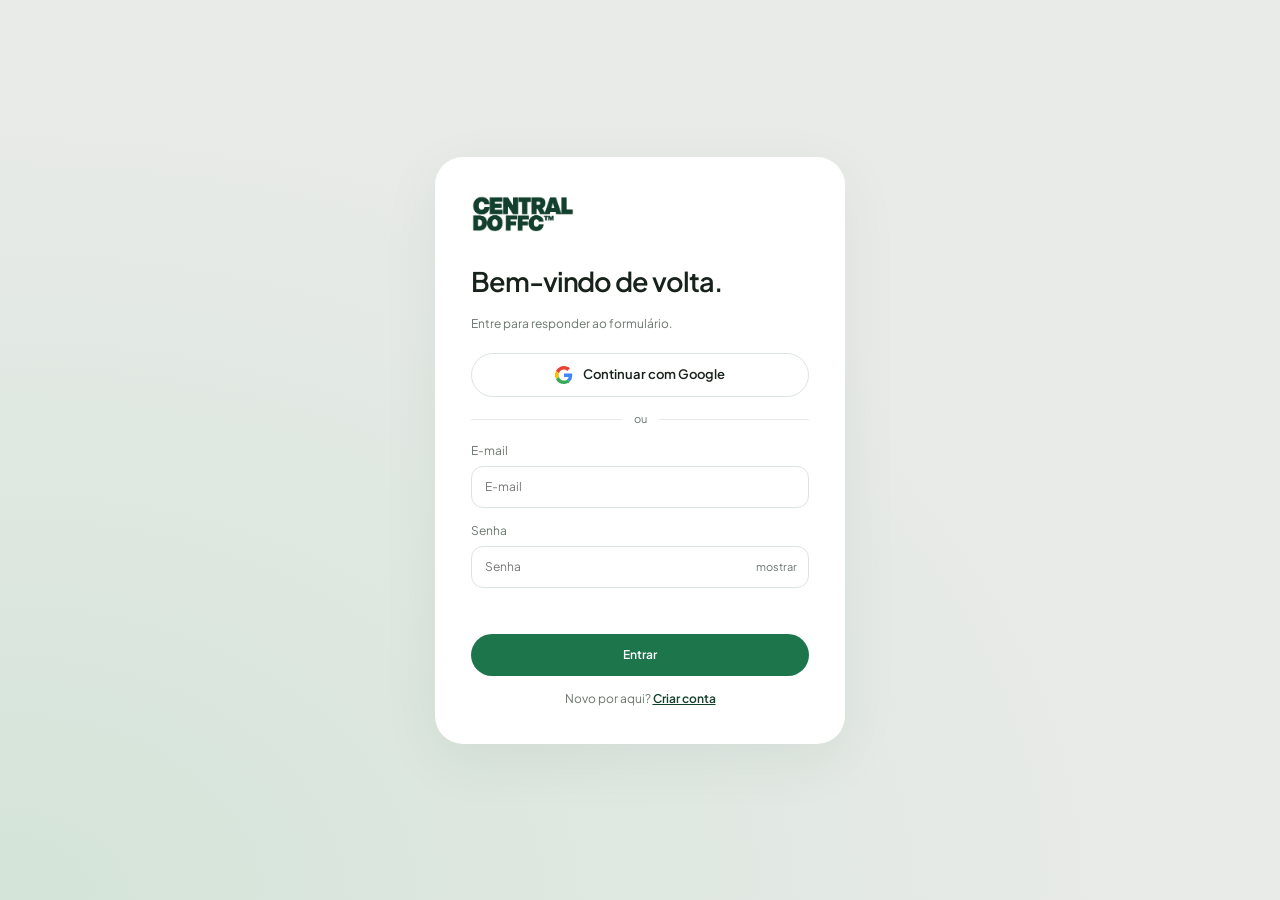
<file: login.html>
<!DOCTYPE html>
<html lang="pt-BR">
<head>
<meta charset="UTF-8">
<meta name="viewport" content="width=device-width, initial-scale=1.0, viewport-fit=cover">
<meta name="robots" content="noindex,nofollow">
<title>Entrar | Central do FFC</title>
<link rel="icon" href="/assets/central-logo.svg">
<link rel="stylesheet" href="/assets/fonts.css">
<style>
:root{--bg:#e9ebe9;--side:#f5f6f5;--line:#e6eae7;--acc:#1d754c;--hi:#1d754c;--g:#103f2a;--ink:#17221b;--dim:#69766e;--red:#bc4545;--font:'Plus Jakarta Sans',Arial,sans-serif}
*{box-sizing:border-box}body{margin:0;background:var(--bg);color:var(--ink);font:14px/1.5 var(--font);min-height:100dvh}
button,input{font:inherit;color:inherit}button{cursor:pointer;-webkit-tap-highlight-color:transparent}button:disabled{opacity:.5;cursor:not-allowed}
h2,p{margin-top:0}h2{font-weight:600;letter-spacing:-.04em}[hidden]{display:none!important}
:focus-visible{outline:3px solid #55ad7b;outline-offset:3px}
#login{min-height:100dvh;display:grid;place-items:center;padding:24px;background:radial-gradient(ellipse at bottom left,#d4e4d8,transparent 65%),var(--bg)}
.lbox{width:min(100%,410px);padding:36px;background:#fff;border-radius:28px;display:grid;grid-template-columns:minmax(0,1fr);gap:14px;overflow:hidden;box-shadow:0 16px 60px #173a2010}
.brand{display:flex;align-items:center;gap:10px;margin:0 0 12px;font-size:17px;font-weight:700;letter-spacing:-.04em}
.brand img{height:38px;width:38px;object-fit:contain;border-radius:10px}
.brand small{display:block;font-size:10px;color:var(--dim);font-weight:500;letter-spacing:.12em;text-transform:uppercase}
.lbox h2{font-size:27px;margin:0}
.lbox p{font-size:12px;color:var(--dim);margin:0 0 6px}.lbox p b{color:var(--ink);word-break:break-all}
.lbox label{display:block;margin:0;font-size:12px;color:var(--dim)}
input[type=text],input[type=email],input[type=password]{width:100%;background:#fff;border:1px solid #dce4de;border-radius:12px;padding:11px 13px;min-width:0;color:var(--ink)}
.lbox label input{margin-top:6px}
.pw{position:relative}.pw button{position:absolute;right:12px;bottom:12px;border:0;background:0;color:var(--dim);font-size:11px;padding:0}
.hint{font-size:11px;color:var(--dim);margin-top:4px}
.err{color:var(--red);font-size:12px;min-height:18px}.ok{color:var(--acc);font-size:12px}
.btn{border:0;border-radius:99px;padding:12px 20px;font-size:12px;font-weight:600;background:var(--hi);color:#fff;display:inline-flex;align-items:center;justify-content:center;gap:8px;min-height:40px;width:100%;transition:background .15s,transform .15s}
.lk{background:0;border:0;color:var(--g);font-weight:600;text-decoration:underline;padding:0;font-size:inherit}
.lk:disabled{color:var(--dim);text-decoration:none;cursor:default}
.sm{font-size:12px;color:var(--dim);text-align:center}
.gbox{display:flex;justify-content:center;min-height:44px;max-width:100%;overflow:hidden}.gbtn{border:1px solid #dce4de;background:#fff;border-radius:99px;min-height:44px;padding:10px 20px;font-size:13px;font-weight:600;display:flex;align-items:center;justify-content:center;gap:10px;width:100%}.gbtn:hover{background:var(--side)}
.or{display:flex;align-items:center;gap:12px;color:var(--dim);font-size:11px}.or:before,.or:after{content:'';flex:1;height:1px;background:var(--line)}
.boxes{display:flex;gap:6px;justify-content:center;margin:6px 0}
.boxes input{flex:1 1 0;min-width:0;max-width:42px;height:52px;text-align:center;font-size:20px;font-weight:600;padding:0;border-radius:10px;caret-color:var(--acc)}
.boxes input:focus{outline:0;border-color:var(--acc);box-shadow:0 0 0 3px #1d754c26}
.boxes.bad input{border-color:var(--red);animation:sh .3s}@keyframes sh{25%{transform:translateX(-5px)}75%{transform:translateX(5px)}}
.done{text-align:center;display:grid;gap:10px;justify-items:center;padding:14px 0}
.done .c{width:58px;height:58px;border-radius:50%;background:#e0eadd;color:var(--g);display:grid;place-items:center;font-size:26px}
@media(max-width:620px){.lbox{padding:26px}.boxes input{height:48px;font-size:18px}}
</style>
<link rel="stylesheet" href="/assets/brand.css">
</head>
<body>
<div id="login"><div class="lbox" id="app"></div></div>
<script src="/assets/supabase.min.js"></script>
<script src="/config.js"></script>
<script>
const $=id=>document.getElementById(id);
const esc=s=>String(s??'').replace(/[&<>"']/g,c=>({'&':'&amp;','<':'&lt;','>':'&gt;','"':'&quot;',"'":'&#39;'}[c]));
const sb=supabase.createClient(FFC_SUPABASE_URL,FFC_SUPABASE_KEY);
const OTP_LEN=8;let busy=false;
const nx=new URLSearchParams(location.search).get('next');
const dest=nx&&/^\/(?![\/\\])/.test(nx)?nx:'/';
const tr=e=>{const m=(e&&e.message||'').toLowerCase();
  return m.includes('invalid login')?'E-mail ou senha incorretos.':m.includes('rate limit')||m.includes('seconds')?'Muitas tentativas. Aguarde um pouco e tente de novo.':m.includes('expired')||m.includes('invalid')?'Código inválido ou expirado.':m.includes('password')?'Senha fraca. Use 8 ou mais caracteres.':'Algo deu errado. Tente novamente.'};

/* ---------- login ---------- */
const BRAND='<div class="brand"><img class="ffc-logo" src="/assets/central-logo.svg" alt="Central do FFC"></div>';
const RED=location.origin+'/login'+(nx&&dest!=='/'?'?next='+encodeURIComponent(dest):'');
async function google(){const {error}=await sb.auth.signInWithOAuth({provider:'google',options:{redirectTo:RED}});
  if(error){const el=$('ien')||$('uen');if(el)el.textContent='Não foi possível entrar com Google. Tente novamente.'}}
/* Botão oficial do Google (abre no próprio site, sem mostrar o endereço do Supabase) */
const GCLIENT='541664184430-0o8gpkpai0ial7e2e9nfme0qme67hc41.apps.googleusercontent.com';
let gsiP=null;
const loadGsi=()=>gsiP||(gsiP=new Promise((ok,no)=>{if(window.google&&google.accounts&&google.accounts.id)return ok();
  const sc=document.createElement('script');sc.src='https://accounts.google.com/gsi/client';sc.async=true;sc.onload=ok;sc.onerror=no;document.head.appendChild(sc);setTimeout(no,6000)}));
async function mountGoogle(){
  try{
    await loadGsi();
    const raw=crypto.randomUUID()+crypto.randomUUID();
    const hash=[...new Uint8Array(await crypto.subtle.digest('SHA-256',new TextEncoder().encode(raw)))].map(x=>x.toString(16).padStart(2,'0')).join('');
    google_cb=async r=>{const {error}=await sb.auth.signInWithIdToken({provider:'google',token:r.credential,nonce:raw});
      if(error){const el=$('ien')||$('uen');if(el)el.textContent='Não foi possível entrar com Google. Tente novamente.';mountGoogle()}else start()};
    window.google.accounts.id.initialize({client_id:GCLIENT,callback:r=>google_cb(r),nonce:hash,use_fedcm_for_prompt:true,ux_mode:'popup'});
    document.querySelectorAll('[data-gbox]').forEach(box=>{
      box.innerHTML='';const lb=box.closest('.lbox'),cs=getComputedStyle(lb),w=Math.max(200,Math.min(400,Math.floor(lb.clientWidth-parseFloat(cs.paddingLeft)-parseFloat(cs.paddingRight))||280));
      window.google.accounts.id.renderButton(box,{type:'standard',theme:'outline',size:'large',shape:'pill',text:'continue_with',locale:'pt-BR',width:w});
      box.hidden=false;const fb=box.nextElementSibling;if(fb&&fb.matches('[data-google]'))fb.hidden=true});
  }catch(e){/* mantém o botão alternativo (redirecionamento) */}
}
let google_cb=()=>{};
const lock=(id,on)=>{const b=$(id);if(b)b.disabled=!!on};
/* confere o e-mail antes de criar a conta (formato, descartável, erro de digitação, domínio inexistente) */
async function checkEmail(em){
  if(!/^[^\s@]+@[^\s@]+\.[^\s@]{2,}$/.test(em))return {ok:false,msg:'Esse e-mail não parece válido. Confira e tente de novo.'};
  try{const c=new AbortController(),t=setTimeout(()=>c.abort(),6000);
    const r=await fetch('/api/validar-email?email='+encodeURIComponent(em),{signal:c.signal});clearTimeout(t);
    if(!r.ok)return {ok:true};const d=await r.json();if(d.ok)return {ok:true};
    const M={formato:'Esse e-mail não parece válido. Confira e tente de novo.',descartavel:'Use um e-mail permanente. Não aceitamos e-mails temporários.',dominio:'Não encontramos esse domínio de e-mail. Confira se digitou certo.',digitacao:d.suggestion?`Você quis dizer ${d.suggestion}?`:'Confira se o e-mail foi digitado certo.'};
    return {ok:false,msg:M[d.reason]||M.formato};
  }catch(e){return {ok:true}}
}
function eyes(){document.querySelectorAll('[data-eye]').forEach(b=>b.onclick=()=>{const i=$(b.dataset.eye);i.type=i.type==='password'?'text':'password';b.textContent=i.type==='password'?'mostrar':'ocultar'})}
function showAuth(mode){
  setTimeout(()=>{document.querySelectorAll('[data-google]').forEach(b=>b.onclick=google);mountGoogle()});
  if(mode==='up'){
  $('app').innerHTML=`${BRAND}<h2>Crie sua conta.</h2><p>Confirmamos seu e-mail antes de liberar o acesso. Leva menos de um minuto.</p>
  <div class="gbox" data-gbox hidden></div><button type="button" class="gbtn" data-google><svg width="18" height="18" viewBox="0 0 48 48" aria-hidden="true"><path fill="#EA4335" d="M24 9.5c3.5 0 6.6 1.2 9.1 3.6l6.8-6.8C35.8 2.4 30.3 0 24 0 14.6 0 6.5 5.4 2.6 13.2l7.9 6.1C12.4 13.6 17.7 9.5 24 9.5z"/><path fill="#4285F4" d="M46.1 24.5c0-1.6-.1-3.1-.4-4.5H24v9h12.4c-.5 2.9-2.2 5.3-4.6 6.9l7.3 5.7c4.3-4 6.8-9.9 6.8-17.1z"/><path fill="#FBBC05" d="M10.5 28.7c-.5-1.4-.8-3-.8-4.7s.3-3.2.8-4.7l-7.9-6.1C.9 16.4 0 20.1 0 24s.9 7.6 2.6 10.8l7.9-6.1z"/><path fill="#34A853" d="M24 48c6.5 0 11.9-2.1 15.9-5.8l-7.3-5.7c-2 1.4-4.9 2.3-8.6 2.3-6.3 0-11.6-4.1-13.5-9.8l-7.9 6.1C6.5 42.6 14.6 48 24 48z"/></svg>Continuar com Google</button><div class="or"><span>ou</span></div>
  <form id="fup" novalidate style="display:grid;gap:14px">
    <label>Nome<input type="text" id="un" placeholder="Nome" autocomplete="name" maxlength="80" required></label>
    <label>E-mail<input type="email" id="ue" placeholder="E-mail" autocomplete="email" required></label>
    <label class="pw">Senha<input type="password" id="up" placeholder="Senha" autocomplete="new-password" minlength="8" required><button type="button" data-eye="up">mostrar</button><div class="hint">Mínimo de 8 caracteres.</div></label>
    <div class="err" id="uen" role="alert"></div>
    <button class="btn" id="ugo" type="submit">Criar conta</button></form>
  <div class="sm">Já tem conta? <button type="button" class="lk" id="sw">Entrar</button></div>`;
  eyes();$('sw').onclick=()=>showAuth('in');
  $('fup').onsubmit=async e=>{e.preventDefault();const n=$('un').value.trim(),em=$('ue').value.trim(),pw=$('up').value;
    if(!n||!em)return $('uen').textContent='Preencha nome e e-mail.';if(pw.length<8)return $('uen').textContent='A senha precisa ter 8 ou mais caracteres.';
    lock('ugo',1);const chk=await checkEmail(em);if(!chk.ok){lock('ugo',0);return $('uen').textContent=chk.msg}
    const {data,error}=await sb.auth.signUp({email:em,password:pw,options:{data:{full_name:n},emailRedirectTo:RED}});lock('ugo',0);
    if(error)return $('uen').textContent=tr(error);
    if(data.user&&data.user.identities&&!data.user.identities.length)return $('uen').textContent='Este e-mail já tem conta. Use “Entrar”.';
    data.session?start():showOtp(em,'signup')};
  return}
  $('app').innerHTML=`${BRAND}<h2>Bem-vindo de volta.</h2><p>Entre para responder ao formulário.</p>
  <div class="gbox" data-gbox hidden></div><button type="button" class="gbtn" data-google><svg width="18" height="18" viewBox="0 0 48 48" aria-hidden="true"><path fill="#EA4335" d="M24 9.5c3.5 0 6.6 1.2 9.1 3.6l6.8-6.8C35.8 2.4 30.3 0 24 0 14.6 0 6.5 5.4 2.6 13.2l7.9 6.1C12.4 13.6 17.7 9.5 24 9.5z"/><path fill="#4285F4" d="M46.1 24.5c0-1.6-.1-3.1-.4-4.5H24v9h12.4c-.5 2.9-2.2 5.3-4.6 6.9l7.3 5.7c4.3-4 6.8-9.9 6.8-17.1z"/><path fill="#FBBC05" d="M10.5 28.7c-.5-1.4-.8-3-.8-4.7s.3-3.2.8-4.7l-7.9-6.1C.9 16.4 0 20.1 0 24s.9 7.6 2.6 10.8l7.9-6.1z"/><path fill="#34A853" d="M24 48c6.5 0 11.9-2.1 15.9-5.8l-7.3-5.7c-2 1.4-4.9 2.3-8.6 2.3-6.3 0-11.6-4.1-13.5-9.8l-7.9 6.1C6.5 42.6 14.6 48 24 48z"/></svg>Continuar com Google</button><div class="or"><span>ou</span></div>
  <form id="fin" novalidate style="display:grid;gap:14px">
    <label>E-mail<input type="email" id="ie" placeholder="E-mail" autocomplete="username" required></label>
    <label class="pw">Senha<input type="password" id="ip" placeholder="Senha" autocomplete="current-password" required><button type="button" data-eye="ip">mostrar</button></label>
    <div class="err" id="ien" role="alert"></div>
    <button class="btn" id="igo" type="submit">Entrar</button></form>
  <div class="sm">Novo por aqui? <button type="button" class="lk" id="sw">Criar conta</button></div>`;
  eyes();$('sw').onclick=()=>showAuth('up');
  $('fin').onsubmit=async e=>{e.preventDefault();const em=$('ie').value.trim();if(!em||!$('ip').value)return $('ien').textContent='Preencha e-mail e senha.';
    lock('igo',1);const {error}=await sb.auth.signInWithPassword({email:em,password:$('ip').value});lock('igo',0);
    if(error){ if(/not confirmed/i.test(error.message)){await sb.auth.resend({type:'signup',email:em,options:{emailRedirectTo:RED}});return showOtp(em,'signup')}
      return $('ien').textContent=tr(error)}
    start()};
}

/* ---------- código OTP ---------- */
function showOtp(email,type){
  $('app').innerHTML=`${BRAND}<h2>Verifique seu e-mail</h2><p>Enviamos um código de ${OTP_LEN} dígitos para <b>${esc(email)}</b>. Digite-o abaixo para continuar.</p>
  <div class="boxes" id="bx">${[...Array(OTP_LEN)].map((_,i)=>`<input type="text" inputmode="numeric" maxlength="1" autocomplete="${i?'off':'one-time-code'}" aria-label="Dígito ${i+1}">`).join('')}</div>
  <div class="err" id="oer" role="alert"></div>
  <div class="sm">Não recebeu o código? <button class="lk" id="rsb" type="button">Reenviar</button></div>
  <div class="sm"><button class="lk" id="back" type="button" style="font-weight:400">Voltar</button></div>`;
  const ins=[...document.querySelectorAll('#bx input')];ins[0].focus();
  const code=()=>ins.map(i=>i.value).join('');
  const fill=s=>{s=s.replace(/\D/g,'').slice(0,OTP_LEN);ins.forEach((i,k)=>i.value=s[k]||'');(ins[Math.min(s.length,OTP_LEN-1)]).focus();if(s.length===OTP_LEN)verify()};
  ins.forEach((el,i)=>{
    el.oninput=()=>{el.value=el.value.replace(/\D/g,'').slice(-1);if(el.value&&i<OTP_LEN-1)ins[i+1].focus();if(code().length===OTP_LEN)verify()};
    el.onkeydown=e=>{if(e.key==='Backspace'&&!el.value&&i)ins[i-1].focus();if(e.key==='ArrowLeft'&&i)ins[i-1].focus();if(e.key==='ArrowRight'&&i<OTP_LEN-1)ins[i+1].focus()};
    el.onpaste=e=>{e.preventDefault();fill((e.clipboardData||window.clipboardData).getData('text'))};
  });
  async function verify(){
    if(busy)return;busy=true;ins.forEach(i=>i.disabled=true);$('oer').textContent='';
    const {error}=await sb.auth.verifyOtp({email,token:code(),type});busy=false;
    if(error){ins.forEach(i=>{i.disabled=false;i.value=''});$('bx').classList.add('bad');setTimeout(()=>$('bx').classList.remove('bad'),600);ins[0].focus();return $('oer').textContent=tr(error)}
    $('app').innerHTML=`${BRAND}<div class="done"><div class="c">✓</div><h2>Verificado!</h2><p>Sua conta foi confirmada.</p></div>`;setTimeout(start,1100);
  }
  let t=0;const rsb=$('rsb');
  const cool=()=>{t=30;rsb.disabled=true;const iv=setInterval(()=>{t--;rsb.textContent=t>0?`Reenviar (${t}s)`:'Reenviar';if(t<=0){clearInterval(iv);rsb.disabled=false}},1000);rsb.textContent='Reenviar (30s)'};cool();
  rsb.onclick=async()=>{const {error}=type==='signup'?await sb.auth.resend({type:'signup',email,options:{emailRedirectTo:RED}}):await sb.auth.signInWithOtp({email,options:{shouldCreateUser:false,emailRedirectTo:RED}});
    $('oer').textContent=error?tr(error):'Código reenviado.';if(!error)cool()};
  $('back').onclick=()=>showAuth('in');
}

async function go(){const {data}=await sb.auth.getSession();if(data.session&&data.session.user.email_confirmed_at)return location.replace(dest);showAuth('in')}
const start=go;
go();
</script>
</body>
</html>
</file>
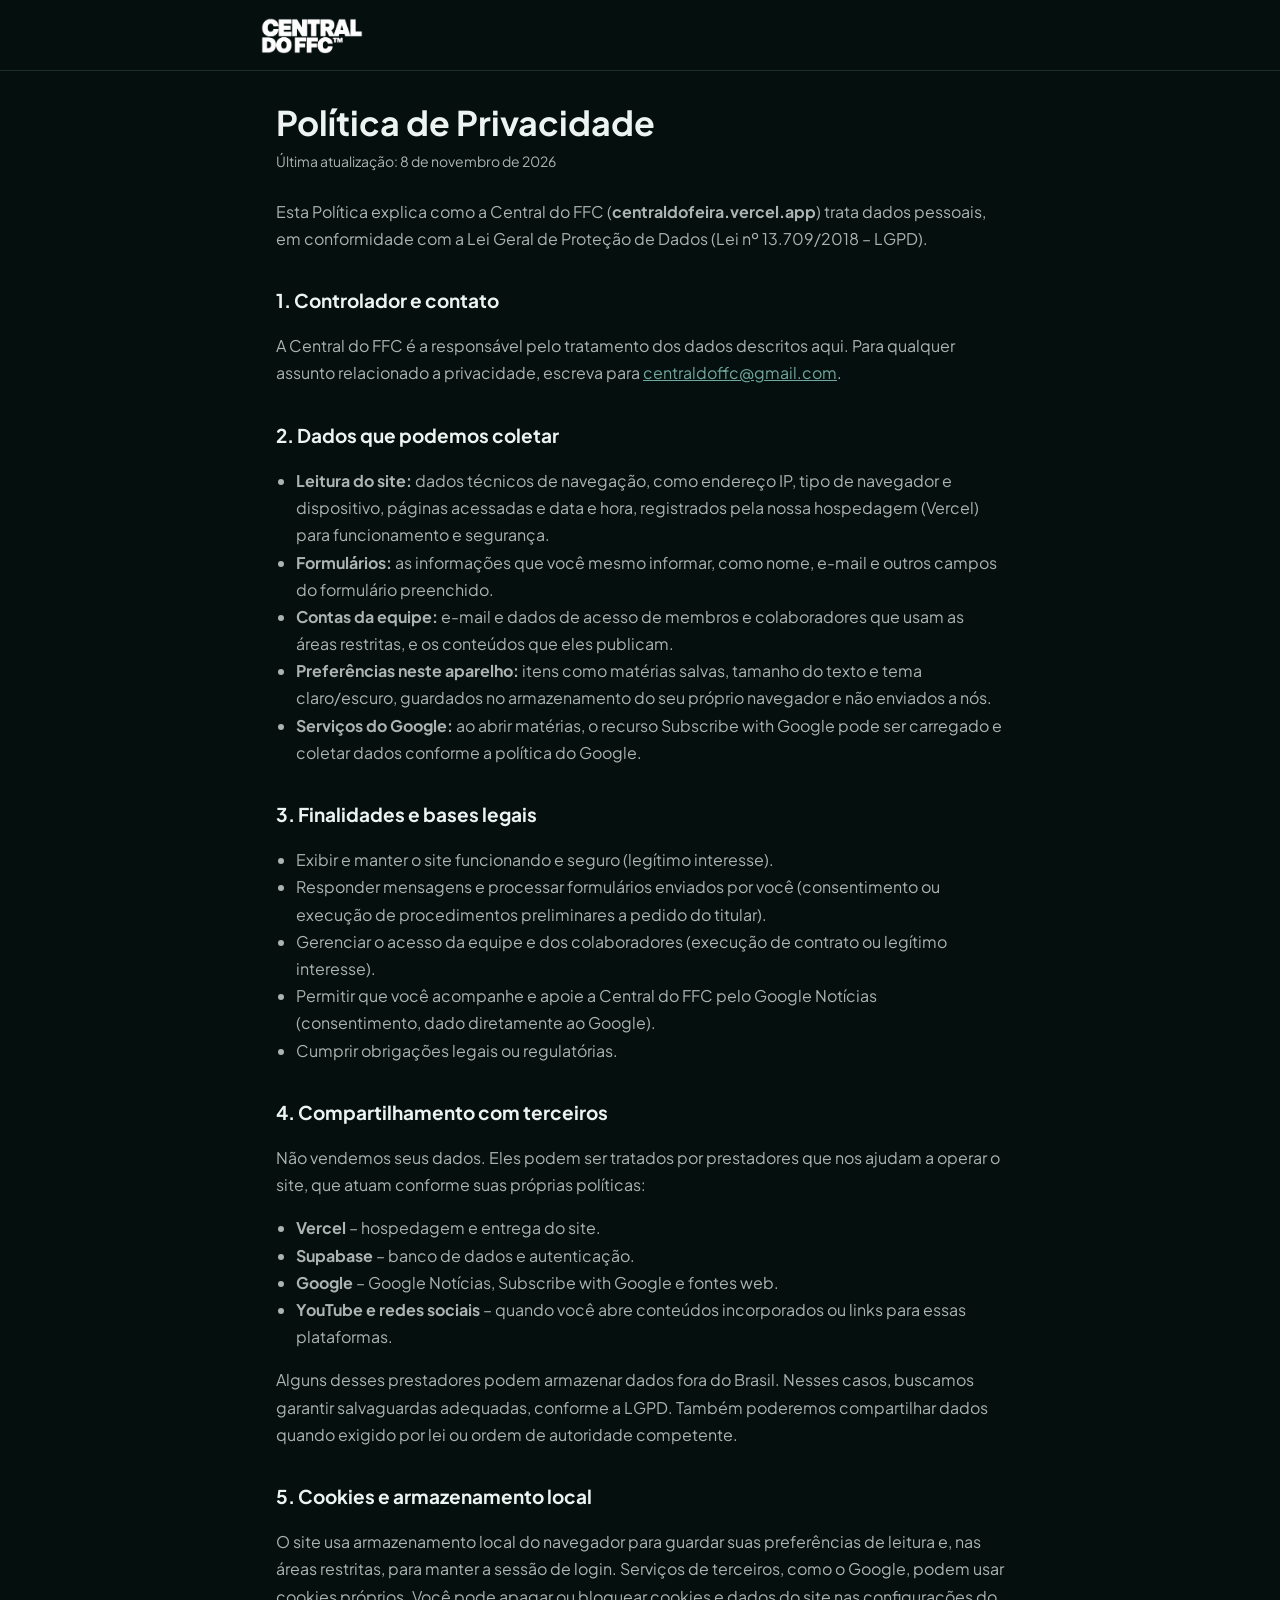
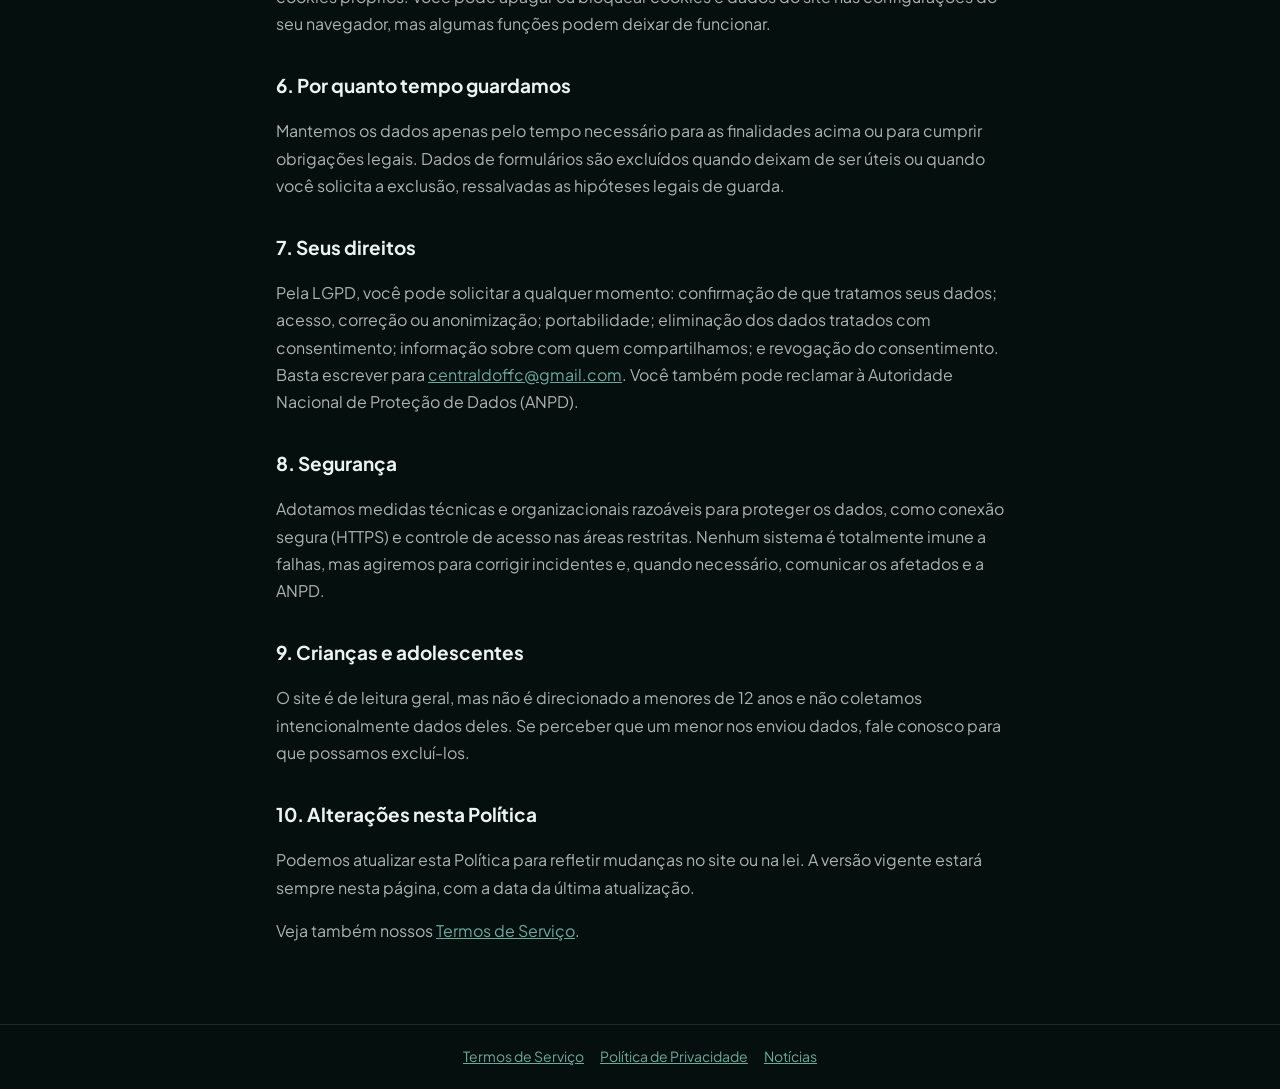
<file: privacidade.html>
<!DOCTYPE html>
<html lang="pt-BR">
<head>
<meta charset="UTF-8">
<meta name="viewport" content="width=device-width, initial-scale=1.0">
<title>Política de Privacidade — Central do FFC</title>
<meta name="description" content="Política de Privacidade da Central do FFC: como tratamos dados pessoais, em conformidade com a LGPD.">
<link rel="canonical" href="https://centraldofeira.vercel.app/privacidade">
<link rel="icon" href="/assets/central-logo.svg">
<link rel="stylesheet" href="/assets/fonts.css">
<style>
  :root{--bg:#050f0d;--accent:#6FA89E;--ink:#EDF3F1;--dim:rgba(237,243,241,.72);--line:rgba(120,160,155,.2)}
  *{box-sizing:border-box}
  body{margin:0;font-family:'Plus Jakarta Sans',-apple-system,sans-serif;color:var(--ink);background:var(--bg);line-height:1.7;font-size:16px}
  a{color:var(--accent)}
  .top{border-bottom:1px solid var(--line);padding:14px 16px}
  .brand{display:flex;align-items:center;gap:10px;max-width:760px;margin:0 auto;color:var(--ink);text-decoration:none;font-weight:700}
  .brand img{width:32px;height:32px;border-radius:50%}
  main{max-width:760px;margin:0 auto;padding:32px 16px 64px}
  h1{font-size:clamp(26px,5vw,34px);line-height:1.2;margin:0 0 6px}
  h2{font-size:19px;margin:32px 0 8px}
  .upd{color:var(--dim);font-size:14px;margin:0 0 24px}
  p,li{color:var(--dim)}
  ul{padding-left:20px}
  footer{border-top:1px solid var(--line);padding:20px 16px;text-align:center;font-size:14px;color:var(--dim)}
  footer a{margin:0 8px}
</style>
<link rel="stylesheet" href="/assets/brand.css">
</head>
<body class="brand-dark">
<header class="top"><a class="brand" href="/site"><img class="ffc-logo" src="/assets/central-logo.svg" alt="Central do FFC" width="32" height="32"></a></header>
<main>
<h1>Política de Privacidade</h1>
<p class="upd">Última atualização: 8 de novembro de 2026</p>

<p>Esta Política explica como a Central do FFC (<strong>centraldofeira.vercel.app</strong>) trata dados pessoais, em conformidade com a Lei Geral de Proteção de Dados (Lei nº 13.709/2018 – LGPD).</p>

<h2>1. Controlador e contato</h2>
<p>A Central do FFC é a responsável pelo tratamento dos dados descritos aqui. Para qualquer assunto relacionado a privacidade, escreva para <a href="mailto:centraldoffc@gmail.com">centraldoffc@gmail.com</a>.</p>

<h2>2. Dados que podemos coletar</h2>
<ul>
  <li><strong>Leitura do site:</strong> dados técnicos de navegação, como endereço IP, tipo de navegador e dispositivo, páginas acessadas e data e hora, registrados pela nossa hospedagem (Vercel) para funcionamento e segurança.</li>
  <li><strong>Formulários:</strong> as informações que você mesmo informar, como nome, e-mail e outros campos do formulário preenchido.</li>
  <li><strong>Contas da equipe:</strong> e-mail e dados de acesso de membros e colaboradores que usam as áreas restritas, e os conteúdos que eles publicam.</li>
  <li><strong>Preferências neste aparelho:</strong> itens como matérias salvas, tamanho do texto e tema claro/escuro, guardados no armazenamento do seu próprio navegador e não enviados a nós.</li>
  <li><strong>Serviços do Google:</strong> ao abrir matérias, o recurso Subscribe with Google pode ser carregado e coletar dados conforme a política do Google.</li>
</ul>

<h2>3. Finalidades e bases legais</h2>
<ul>
  <li>Exibir e manter o site funcionando e seguro (legítimo interesse).</li>
  <li>Responder mensagens e processar formulários enviados por você (consentimento ou execução de procedimentos preliminares a pedido do titular).</li>
  <li>Gerenciar o acesso da equipe e dos colaboradores (execução de contrato ou legítimo interesse).</li>
  <li>Permitir que você acompanhe e apoie a Central do FFC pelo Google Notícias (consentimento, dado diretamente ao Google).</li>
  <li>Cumprir obrigações legais ou regulatórias.</li>
</ul>

<h2>4. Compartilhamento com terceiros</h2>
<p>Não vendemos seus dados. Eles podem ser tratados por prestadores que nos ajudam a operar o site, que atuam conforme suas próprias políticas:</p>
<ul>
  <li><strong>Vercel</strong> – hospedagem e entrega do site.</li>
  <li><strong>Supabase</strong> – banco de dados e autenticação.</li>
  <li><strong>Google</strong> – Google Notícias, Subscribe with Google e fontes web.</li>
  <li><strong>YouTube e redes sociais</strong> – quando você abre conteúdos incorporados ou links para essas plataformas.</li>
</ul>
<p>Alguns desses prestadores podem armazenar dados fora do Brasil. Nesses casos, buscamos garantir salvaguardas adequadas, conforme a LGPD. Também poderemos compartilhar dados quando exigido por lei ou ordem de autoridade competente.</p>

<h2>5. Cookies e armazenamento local</h2>
<p>O site usa armazenamento local do navegador para guardar suas preferências de leitura e, nas áreas restritas, para manter a sessão de login. Serviços de terceiros, como o Google, podem usar cookies próprios. Você pode apagar ou bloquear cookies e dados do site nas configurações do seu navegador, mas algumas funções podem deixar de funcionar.</p>

<h2>6. Por quanto tempo guardamos</h2>
<p>Mantemos os dados apenas pelo tempo necessário para as finalidades acima ou para cumprir obrigações legais. Dados de formulários são excluídos quando deixam de ser úteis ou quando você solicita a exclusão, ressalvadas as hipóteses legais de guarda.</p>

<h2>7. Seus direitos</h2>
<p>Pela LGPD, você pode solicitar a qualquer momento: confirmação de que tratamos seus dados; acesso, correção ou anonimização; portabilidade; eliminação dos dados tratados com consentimento; informação sobre com quem compartilhamos; e revogação do consentimento. Basta escrever para <a href="mailto:centraldoffc@gmail.com">centraldoffc@gmail.com</a>. Você também pode reclamar à Autoridade Nacional de Proteção de Dados (ANPD).</p>

<h2>8. Segurança</h2>
<p>Adotamos medidas técnicas e organizacionais razoáveis para proteger os dados, como conexão segura (HTTPS) e controle de acesso nas áreas restritas. Nenhum sistema é totalmente imune a falhas, mas agiremos para corrigir incidentes e, quando necessário, comunicar os afetados e a ANPD.</p>

<h2>9. Crianças e adolescentes</h2>
<p>O site é de leitura geral, mas não é direcionado a menores de 12 anos e não coletamos intencionalmente dados deles. Se perceber que um menor nos enviou dados, fale conosco para que possamos excluí-los.</p>

<h2>10. Alterações nesta Política</h2>
<p>Podemos atualizar esta Política para refletir mudanças no site ou na lei. A versão vigente estará sempre nesta página, com a data da última atualização.</p>

<p>Veja também nossos <a href="/termos">Termos de Serviço</a>.</p>

</main>
<footer><a href="/termos">Termos de Serviço</a><a href="/privacidade">Política de Privacidade</a><a href="/site">Notícias</a></footer>
</body>
</html>
</file>
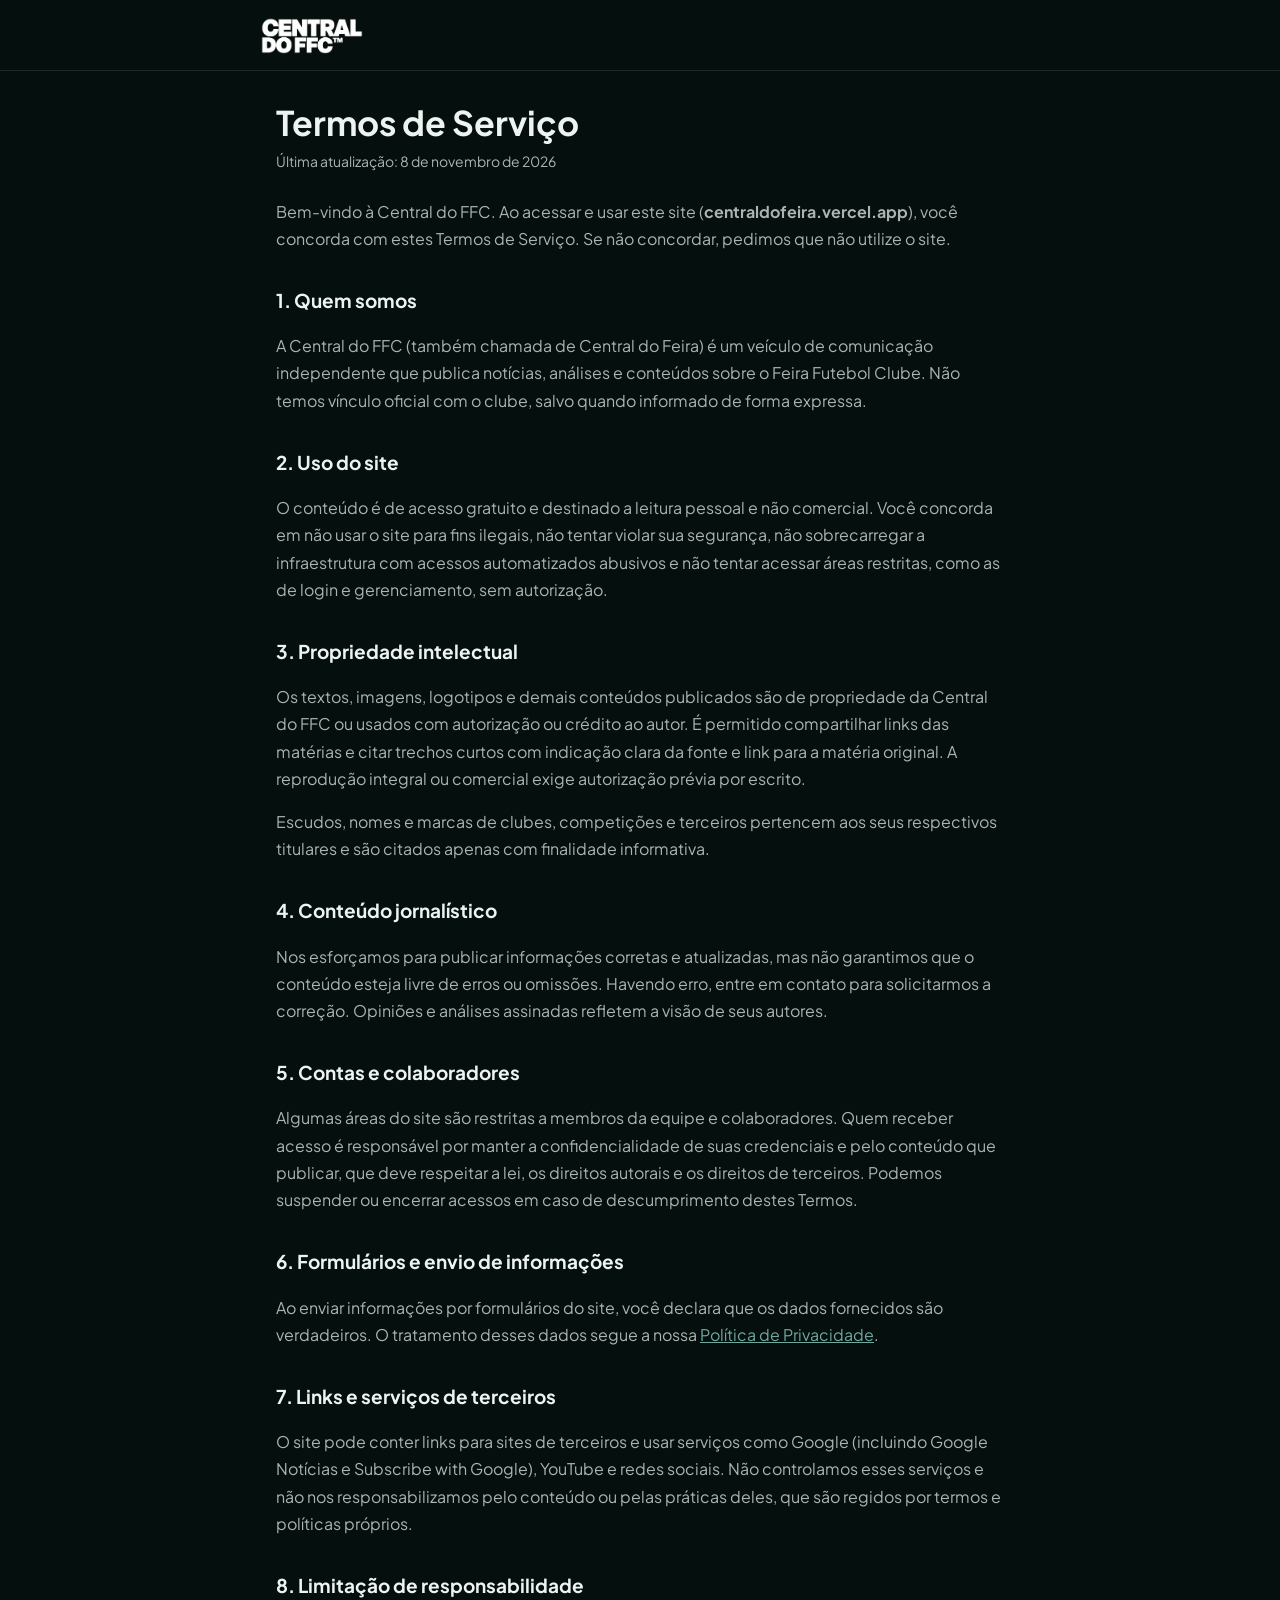
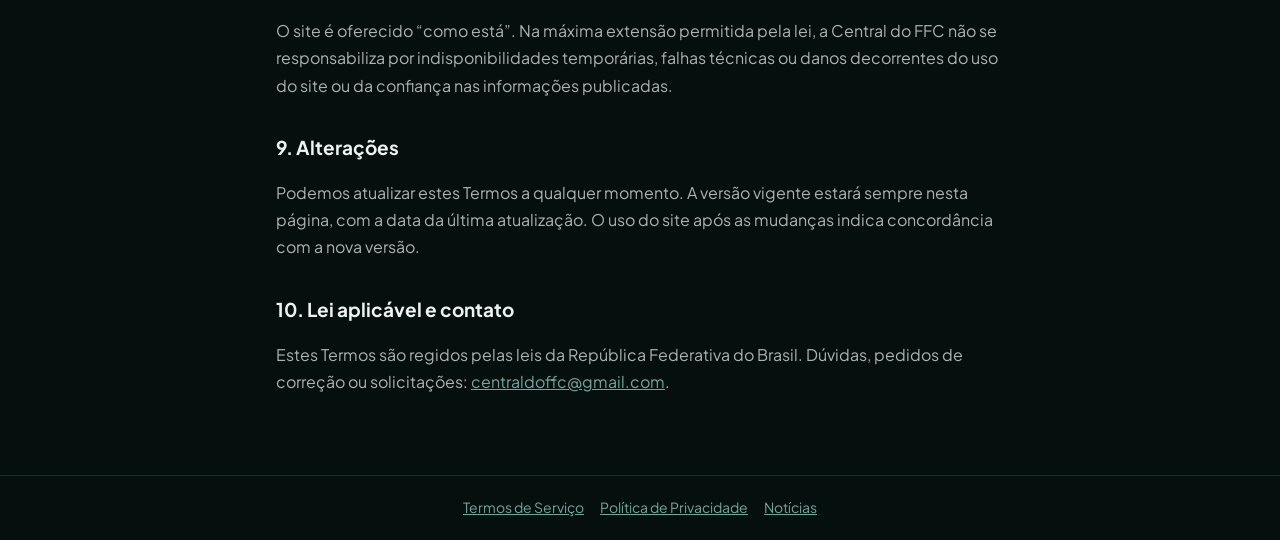
<file: termos.html>
<!DOCTYPE html>
<html lang="pt-BR">
<head>
<meta charset="UTF-8">
<meta name="viewport" content="width=device-width, initial-scale=1.0">
<title>Termos de Serviço — Central do FFC</title>
<meta name="description" content="Termos de Serviço da Central do FFC, site de notícias independente sobre o Feira Futebol Clube.">
<link rel="canonical" href="https://centraldofeira.vercel.app/termos">
<link rel="icon" href="/assets/central-logo.svg">
<link rel="stylesheet" href="/assets/fonts.css">
<style>
  :root{--bg:#050f0d;--accent:#6FA89E;--ink:#EDF3F1;--dim:rgba(237,243,241,.72);--line:rgba(120,160,155,.2)}
  *{box-sizing:border-box}
  body{margin:0;font-family:'Plus Jakarta Sans',-apple-system,sans-serif;color:var(--ink);background:var(--bg);line-height:1.7;font-size:16px}
  a{color:var(--accent)}
  .top{border-bottom:1px solid var(--line);padding:14px 16px}
  .brand{display:flex;align-items:center;gap:10px;max-width:760px;margin:0 auto;color:var(--ink);text-decoration:none;font-weight:700}
  .brand img{width:32px;height:32px;border-radius:50%}
  main{max-width:760px;margin:0 auto;padding:32px 16px 64px}
  h1{font-size:clamp(26px,5vw,34px);line-height:1.2;margin:0 0 6px}
  h2{font-size:19px;margin:32px 0 8px}
  .upd{color:var(--dim);font-size:14px;margin:0 0 24px}
  p,li{color:var(--dim)}
  ul{padding-left:20px}
  footer{border-top:1px solid var(--line);padding:20px 16px;text-align:center;font-size:14px;color:var(--dim)}
  footer a{margin:0 8px}
</style>
<link rel="stylesheet" href="/assets/brand.css">
</head>
<body class="brand-dark">
<header class="top"><a class="brand" href="/site"><img class="ffc-logo" src="/assets/central-logo.svg" alt="Central do FFC" width="32" height="32"></a></header>
<main>
<h1>Termos de Serviço</h1>
<p class="upd">Última atualização: 8 de novembro de 2026</p>

<p>Bem-vindo à Central do FFC. Ao acessar e usar este site (<strong>centraldofeira.vercel.app</strong>), você concorda com estes Termos de Serviço. Se não concordar, pedimos que não utilize o site.</p>

<h2>1. Quem somos</h2>
<p>A Central do FFC (também chamada de Central do Feira) é um veículo de comunicação independente que publica notícias, análises e conteúdos sobre o Feira Futebol Clube. Não temos vínculo oficial com o clube, salvo quando informado de forma expressa.</p>

<h2>2. Uso do site</h2>
<p>O conteúdo é de acesso gratuito e destinado a leitura pessoal e não comercial. Você concorda em não usar o site para fins ilegais, não tentar violar sua segurança, não sobrecarregar a infraestrutura com acessos automatizados abusivos e não tentar acessar áreas restritas, como as de login e gerenciamento, sem autorização.</p>

<h2>3. Propriedade intelectual</h2>
<p>Os textos, imagens, logotipos e demais conteúdos publicados são de propriedade da Central do FFC ou usados com autorização ou crédito ao autor. É permitido compartilhar links das matérias e citar trechos curtos com indicação clara da fonte e link para a matéria original. A reprodução integral ou comercial exige autorização prévia por escrito.</p>
<p>Escudos, nomes e marcas de clubes, competições e terceiros pertencem aos seus respectivos titulares e são citados apenas com finalidade informativa.</p>

<h2>4. Conteúdo jornalístico</h2>
<p>Nos esforçamos para publicar informações corretas e atualizadas, mas não garantimos que o conteúdo esteja livre de erros ou omissões. Havendo erro, entre em contato para solicitarmos a correção. Opiniões e análises assinadas refletem a visão de seus autores.</p>

<h2>5. Contas e colaboradores</h2>
<p>Algumas áreas do site são restritas a membros da equipe e colaboradores. Quem receber acesso é responsável por manter a confidencialidade de suas credenciais e pelo conteúdo que publicar, que deve respeitar a lei, os direitos autorais e os direitos de terceiros. Podemos suspender ou encerrar acessos em caso de descumprimento destes Termos.</p>

<h2>6. Formulários e envio de informações</h2>
<p>Ao enviar informações por formulários do site, você declara que os dados fornecidos são verdadeiros. O tratamento desses dados segue a nossa <a href="/privacidade">Política de Privacidade</a>.</p>

<h2>7. Links e serviços de terceiros</h2>
<p>O site pode conter links para sites de terceiros e usar serviços como Google (incluindo Google Notícias e Subscribe with Google), YouTube e redes sociais. Não controlamos esses serviços e não nos responsabilizamos pelo conteúdo ou pelas práticas deles, que são regidos por termos e políticas próprios.</p>

<h2>8. Limitação de responsabilidade</h2>
<p>O site é oferecido “como está”. Na máxima extensão permitida pela lei, a Central do FFC não se responsabiliza por indisponibilidades temporárias, falhas técnicas ou danos decorrentes do uso do site ou da confiança nas informações publicadas.</p>

<h2>9. Alterações</h2>
<p>Podemos atualizar estes Termos a qualquer momento. A versão vigente estará sempre nesta página, com a data da última atualização. O uso do site após as mudanças indica concordância com a nova versão.</p>

<h2>10. Lei aplicável e contato</h2>
<p>Estes Termos são regidos pelas leis da República Federativa do Brasil. Dúvidas, pedidos de correção ou solicitações: <a href="mailto:centraldoffc@gmail.com">centraldoffc@gmail.com</a>.</p>

</main>
<footer><a href="/termos">Termos de Serviço</a><a href="/privacidade">Política de Privacidade</a><a href="/site">Notícias</a></footer>
</body>
</html>
</file>
<file: assets/fonts.css>
@font-face {
  font-family: 'Plus Jakarta Sans';
  font-style: normal;
  font-weight: 400;
  font-display: swap;
  src: url(jakarta-400.ttf) format('truetype');
}
@font-face {
  font-family: 'Plus Jakarta Sans';
  font-style: normal;
  font-weight: 500;
  font-display: swap;
  src: url(jakarta-500.ttf) format('truetype');
}
@font-face {
  font-family: 'Plus Jakarta Sans';
  font-style: normal;
  font-weight: 600;
  font-display: swap;
  src: url(jakarta-600.ttf) format('truetype');
}
@font-face {
  font-family: 'Plus Jakarta Sans';
  font-style: normal;
  font-weight: 700;
  font-display: swap;
  src: url(jakarta-700.ttf) format('truetype');
}
</file>
<file: assets/gerenciar.css>
:root{--bg:#e9ebe9;--side:#f5f6f5;--card:#fff;--line:#e6eae7;--acc:#1d754c;--hi:#1d754c;--g:#103f2a;--ink:#17221b;--dim:#69766e;--faint:#768179;--red:#bc4545;--font:'Plus Jakarta Sans',Arial,sans-serif}
*{box-sizing:border-box}body{margin:0;background:var(--bg);color:var(--ink);font:14px/1.5 var(--font);min-height:100dvh}button,input,textarea,select{font:inherit;color:inherit}button,a,input{ -webkit-tap-highlight-color:transparent}button{cursor:pointer}button:disabled{opacity:.4;cursor:not-allowed}h1,h2,h3,p{margin-top:0}h1,h2,h3{font-weight:600;letter-spacing:-.04em}h3{font-size:18px}[hidden]{display:none!important}a{color:inherit}button:focus-visible,a:focus-visible,input:focus-visible,textarea:focus-visible,select:focus-visible,[contenteditable]:focus-visible{outline:3px solid #55ad7b;outline-offset:3px}.icon{width:20px;height:20px;fill:none;stroke:currentColor;stroke-width:1.7;flex:none}.icon use{pointer-events:none}.svg-defs{position:absolute;width:0;height:0;overflow:hidden}
.app{display:grid;grid-template-columns:252px minmax(0,1fr);gap:12px;padding:12px;min-height:100dvh}.app>aside{position:sticky;top:12px;height:calc(100dvh - 24px);background:var(--side);border-radius:28px;padding:24px 18px 18px;display:flex;flex-direction:column;gap:5px;overflow-y:auto}.brand{display:flex;align-items:center;gap:10px;margin:0 6px 26px;font-size:17px;font-weight:700;letter-spacing:-.04em}.brand img{height:38px;width:38px;object-fit:contain;border-radius:10px}.brand small{display:block;font-size:10px;color:var(--dim);font-weight:500;letter-spacing:.12em;text-transform:uppercase}.nav-label{font-size:10px;letter-spacing:.08em;color:var(--dim);text-transform:uppercase;padding:10px 12px;margin:6px 0}.nav{display:flex;align-items:center;gap:12px;border:0;background:transparent;border-radius:12px;padding:12px;color:var(--dim);text-align:left;text-decoration:none;position:relative;font-size:13px;min-height:44px}.nav:hover{background:#e9eeea;color:var(--ink)}.nav.on{font-weight:600;color:var(--ink)}.nav.on:before{content:'';position:absolute;left:-18px;width:5px;height:32px;border-radius:0 5px 5px 0;background:var(--acc)}.nav.on .icon{color:var(--acc)}.nav-count{margin-left:auto;font-size:10px;background:var(--g);color:white;padding:1px 6px;border-radius:5px}.sp{flex:1;min-height:20px}.side-note{border-radius:22px;background:radial-gradient(ellipse at bottom right,#216044,transparent 65%),#0c3020;color:#fff;padding:20px 16px;margin-top:18px}.side-note p{color:#bdd3c4;font-size:12px;margin-bottom:16px}.side-note strong{font-size:17px;font-weight:500;display:block;margin:12px 0 6px}.side-note .btn{display:block;width:100%;text-align:center;background:#1e754a;color:#fff;text-decoration:none;font-size:12px}.workspace{min-width:0}.topbar{height:70px;border-radius:28px;background:var(--side);display:flex;align-items:center;padding:12px 20px;gap:16px;margin-bottom:12px}.global-search{background:#fff;border-radius:99px;display:flex;align-items:center;gap:10px;padding:0 14px;max-width:380px;flex:1;min-width:0}.global-search input{border:0!important;background:transparent!important;padding:11px 0!important;min-width:0;font-size:12px;outline:none!important}.global-search kbd{white-space:nowrap;font:10px var(--font);background:var(--side);padding:2px 6px;border-radius:5px}.topbar-right{margin-left:auto;display:flex;align-items:center;gap:14px}.site-action{display:grid;place-items:center;background:#fff;border-radius:50%;width:42px;height:42px}.user{display:flex;align-items:center;gap:10px}.avatar{display:grid;place-items:center;background:#e0eadd;color:#24472f;width:42px;height:42px;border-radius:50%;font-size:13px;font-weight:600}.user strong{font-size:12px;display:block;font-weight:600}.user small{display:block;font-size:11px;color:var(--dim);max-width:180px;overflow:hidden;text-overflow:ellipsis}.menu-toggle,.mobile-close{display:none}.main-panel{background:var(--side);border-radius:28px;padding:24px 20px;min-height:calc(100dvh - 106px)}.top{display:flex;justify-content:space-between;align-items:center;gap:20px;margin-bottom:22px;flex-wrap:wrap}.top h1{font-size:34px;line-height:1.2;margin:0 0 5px}.top p{font-size:12px;color:var(--dim);margin:0}.btn{border:0;border-radius:99px;padding:12px 20px;font-size:12px;font-weight:600;background:var(--hi);color:white;display:inline-flex;align-items:center;justify-content:center;gap:8px;min-height:40px;text-decoration:none;transition:background .15s,transform .15s}.btn:hover{filter:brightness(.96)}.btn.g{background:linear-gradient(160deg,#218052,#0d3623);color:white}.btn.o{background:transparent;border:1px solid #164c32;color:var(--g)}.btn.r{background:transparent;border:1px solid #e4bcbc;color:var(--red)}.btn.s{padding:6px 11px;font-size:11px;min-height:32px}.btn[aria-pressed=true]{background:var(--g);color:#fff}.stats{display:grid;grid-template-columns:repeat(4,minmax(0,1fr));gap:14px;margin-bottom:16px}.st{background:var(--card);border-radius:22px;padding:20px;position:relative;box-shadow:0 2px 2px #17221b04}.st small{font-size:14px;color:var(--ink);display:block;padding-right:22px}.st b{display:block;font-size:44px;line-height:1.3;letter-spacing:-.05em;font-weight:600;margin:14px 0 0}.st .stat-note{font-size:10px;color:var(--dim);margin-top:4px}.stat-arrow{position:absolute;right:17px;top:18px;width:30px;height:30px;display:grid;place-items:center;border:1px solid currentColor;border-radius:50%}.stat-arrow .icon{width:15px;height:15px}.st.hl{background:linear-gradient(130deg,#175a3b,#0e3825);color:#fff;box-shadow:0 8px 14px #103e2626}.st.hl small,.st.hl .stat-note{color:#d1e5d7}.st.hl .stat-arrow{background:#edf7ef;color:#174e33;border:0}.row{display:grid;grid-template-columns:1.2fr 1fr;gap:16px;margin-bottom:16px}.dashboard-row{grid-template-columns:1.35fr .9fr 1fr}.panel{background:var(--card);border-radius:22px;padding:20px;box-shadow:0 2px 2px #17221b04;min-width:0}.panel h3{margin:0 0 12px}.panel-header{display:flex;align-items:center;justify-content:space-between;gap:10px;margin-bottom:20px}.panel-header h3{margin:0}.panel-header span{font-size:10px;color:var(--dim)}.bars{display:flex;align-items:flex-end;gap:12px;height:185px;margin-top:20px}.bar{flex:1;display:flex;flex-direction:column;align-items:center;justify-content:flex-end;gap:6px;height:100%;font-size:10px;color:var(--dim);min-width:0}.bar i{width:100%;max-width:54px;border-radius:40px;min-height:8px;background:#1d754c}.bar:nth-child(3n) i{background:#59b98b}.bar:nth-child(4n) i{background:#103f2a}.bar[data-empty=true] i{background:repeating-linear-gradient(135deg,transparent,transparent 4px,#98aa9e 4px,#98aa9e 5px);border:1px solid #dde4df}.quick-card{display:flex;flex-direction:column}.quick-card .eyebrow{font-size:10px;color:var(--dim);text-transform:uppercase;letter-spacing:.08em;margin:0 0 15px}.quick-card h3{font-size:25px;line-height:1.3;color:#175a3b;margin:0 0 10px}.quick-card>p{font-size:11px;color:var(--dim)}.quick{display:grid;gap:8px;margin-top:auto;padding-top:20px}.quick .btn{width:100%}.progress-card{display:flex;flex-direction:column}.publication-ring{position:relative;width:150px;aspect-ratio:1;border-radius:50%;background:conic-gradient(#1d754c var(--progress,0%),#edf1ee 0);margin:10px auto 16px;display:grid;place-items:center}.publication-ring:before{content:'';position:absolute;inset:16px;border-radius:50%;background:#fff}.publication-ring>div{z-index:1;text-align:center}.publication-ring strong{font-size:30px;letter-spacing:-.05em}.publication-ring small{display:block;color:var(--dim);font-size:10px}.legend{display:flex;justify-content:center;gap:14px;color:var(--dim);font-size:10px}.legend span{display:flex;align-items:center;gap:5px}.legend i{display:block;width:9px;height:9px;border-radius:50%;background:#1d754c}.legend span+span i{background:#e5ebe6}.tools{display:flex;gap:8px;flex-wrap:wrap;margin-bottom:18px}.tools input{flex:1;min-width:160px}.list{display:grid;gap:10px}.it{display:flex;align-items:center;gap:12px;padding:12px;background:var(--card);border:1px solid var(--line);border-radius:16px;min-width:0}.th{width:76px;height:58px;border-radius:12px;flex:none;background:#e7efea center/cover}.tx{flex:1;min-width:0}.it b{display:block;font-size:12px;font-weight:600;white-space:nowrap;overflow:hidden;text-overflow:ellipsis}.it small{color:var(--dim);font-size:10px;overflow-wrap:anywhere}.badge{display:inline-block;font-size:9px;font-weight:500;border-radius:5px;padding:1px 5px;margin:5px 5px 0 0;background:#e9f6ee;color:#1d754c;border:1px solid #c5e1ce}.badge.d{background:#f5f0e7;color:#946c25;border-color:#ebd6b6}.badge.f{background:#edf0fc;color:#5c65a0;border-color:#d6dbef}.acts{display:flex;gap:6px;flex-wrap:wrap;justify-content:flex-end}.recent-panel .it{border:0;border-bottom:1px solid var(--line);border-radius:0;padding:12px 0}.recent-panel .it:last-child{border-bottom:0}.ed{display:grid;grid-template-columns:minmax(0,1fr) 280px;gap:20px;align-items:start}.editor-main{padding:20px;background:#fff;border-radius:22px}input[type=text],input[type=email],input[type=password],textarea,select{width:100%;background:#fff;border:1px solid #dce4de;border-radius:12px;padding:11px 13px;min-width:0}textarea{resize:vertical}input::placeholder,textarea::placeholder{color:#879089}input[type=checkbox]{accent-color:var(--acc);width:17px;height:17px}.tb{display:flex;flex-wrap:wrap;gap:4px;padding:8px;border:1px solid var(--line);border-bottom:0;border-radius:14px 14px 0 0;background:#f7f9f7}.tb button{min-width:34px;min-height:34px;border:0;border-radius:8px;background:none;font-weight:600;font-size:12px}.tb button:hover{background:#e6efe8}#body{min-height:340px;border:1px solid var(--line);border-radius:0 0 14px 14px;padding:16px;line-height:1.8;font-size:15px;background:#fff;overflow-wrap:anywhere}#body h2{font:600 23px var(--font);margin:14px 0 6px}#body a{color:var(--acc)}#body img{max-width:100%;border-radius:12px;display:block;margin:8px 0}#body blockquote{margin:8px 0;padding-left:14px;border-left:3px solid var(--acc);color:var(--dim)}#t{font:600 22px var(--font)!important;letter-spacing:-.03em}label{display:block;font-size:11px;color:var(--dim);margin:16px 0 6px}.sw{display:flex;align-items:center;justify-content:space-between;padding:12px 0;border-top:1px solid var(--line);font-size:12px;gap:8px}.gal{display:grid;grid-template-columns:1fr 1fr;gap:8px;margin-top:12px}.gi{border-radius:10px;overflow:hidden;border:1px solid var(--line)}.gi img{width:100%;aspect-ratio:4/3;object-fit:cover;display:block}.gi div{display:flex;flex-wrap:wrap;gap:3px;padding:5px}.gi button{flex:1;font-size:10px;padding:4px;border-radius:6px;border:1px solid var(--line);background:#f1f6f2}.gi.cv{outline:2px solid var(--acc)}.toast{position:fixed;bottom:20px;left:50%;transform:translateX(-50%);background:var(--g);color:#fff;padding:12px 22px;border-radius:99px;font-weight:500;font-size:12px;z-index:100;box-shadow:0 8px 30px #17221b26;max-width:90vw;text-align:center}.err{color:var(--red);font-size:12px;min-height:18px}.social-add{display:flex;gap:8px;flex-wrap:wrap}.social-add select{width:120px}.social-add input{flex:1;min-width:120px}#login{min-height:100dvh;display:grid;place-items:center;padding:24px;background:radial-gradient(ellipse at bottom left,#d4e4d8,transparent 65%),var(--bg)}.lbox{width:min(100%,410px);padding:36px;background:#fff;border-radius:28px;display:grid;gap:14px;box-shadow:0 16px 60px #173a2010}.lbox .brand{margin:0 0 12px}.lbox h2{font-size:27px;margin:0}.lbox p{font-size:12px;color:var(--dim);margin:0 0 6px}.lbox label{margin:0}.lbox label input{margin-top:6px}.lbox>.btn{width:100%}.login-note{font-size:10px;text-align:center;color:var(--dim)}.backdrop{display:none}
@media(min-width:1700px){.main-panel{padding:30px}.dashboard-row{grid-template-columns:1.5fr 1fr 1fr}.bars{height:210px}}
@media(max-width:1250px){.app{grid-template-columns:220px minmax(0,1fr)}.brand{font-size:15px}.stats{gap:10px}.st{padding:16px}.st small{font-size:12px;padding-right:26px}.st b{font-size:38px}.dashboard-row{grid-template-columns:1.2fr 1fr}.progress-card{grid-column:1/-1;display:grid;grid-template-columns:1fr 1fr;align-items:center}.progress-card h3{grid-column:1}.publication-ring{grid-column:2;grid-row:1/3;width:120px;margin:0 auto}.legend{justify-content:flex-start}.it .acts{max-width:185px}.ed{grid-template-columns:minmax(0,1fr) 250px}}
@media(max-width:900px){.app{grid-template-columns:1fr}.app>aside{position:fixed;left:12px;top:12px;bottom:12px;width:252px;z-index:60;transform:translateX(-290px);transition:transform .2s}.app.menu-open>aside{transform:translateX(0)}.mobile-close{display:block;position:absolute;right:12px;top:8px;background:transparent;border:0;padding:8px;font-size:20px}.app.menu-open .backdrop{display:block;position:fixed;inset:0;border:0;background:#0b21135c;z-index:55}.menu-toggle{display:grid;place-items:center;background:none;border:0;padding:4px;width:28px;height:38px}.global-search kbd{display:none}.main-panel{min-height:calc(100dvh - 106px)}.topbar{padding:12px 16px}.user small{max-width:140px}}
@media(max-width:620px){.app{padding:8px;gap:8px}.topbar{height:64px;margin-bottom:10px;gap:8px;border-radius:24px;padding:10px 12px}.global-search{padding:0 10px}.global-search input{font-size:11px}.user>div:last-child,.site-action{display:none}.topbar-right{margin-left:0}.user .avatar{width:36px;height:36px}.main-panel{padding:20px 12px;border-radius:24px}.top h1{font-size:29px}.top{gap:16px}.top p{font-size:11px}.stats{grid-template-columns:1fr 1fr;gap:10px}.st{padding:16px;border-radius:19px;min-height:148px}.st small{font-size:11px}.st b{font-size:38px}.stat-arrow{right:12px;top:14px;width:25px;height:25px}.st .stat-note{font-size:9px}.row,.dashboard-row,.ed{grid-template-columns:1fr}.progress-card{display:flex;grid-column:auto;align-items:stretch}.publication-ring{width:150px;margin:10px auto 16px}.legend{justify-content:center}.panel,.editor-main{padding:17px;border-radius:20px}.it{flex-wrap:wrap;gap:10px}.it .acts{width:100%;max-width:none;justify-content:flex-start;gap:5px}.it .acts .btn{font-size:10px;padding:6px 9px;min-height:34px}.th{width:62px;height:50px}.tx b{font-size:12px}.it small{font-size:9px}.tools{gap:6px}.tools input{flex-basis:100%}.panel-header{align-items:flex-start}.panel-header h3{font-size:17px}.panel-header .btn{font-size:10px;padding:6px 10px}.lbox{padding:26px}.top .acts{justify-content:flex-start}.social-add select{width:100px}}
@media(prefers-reduced-motion:reduce){*{scroll-behavior:auto!important;transition:none!important}}
.brand img{background:#12452e;padding:5px}.gi img{background:#e6eee8}
.editor-hint{font-size:12px;color:var(--dim);margin:12px 0}.image-editor-actions{display:flex;align-items:center;gap:12px;flex-wrap:wrap;padding:10px 0}.image-tools{position:sticky;top:8px;z-index:10;display:flex;flex-wrap:wrap;gap:10px;padding:14px;background:#f0f7f2;border:1px solid #b7d4c1;border-radius:14px;box-shadow:0 4px 12px #1232}.image-tools label{flex:1;min-width:110px;margin:0}.image-tools .image-alt-label{flex-basis:100%}.image-move{display:flex;flex-wrap:wrap;gap:8px}#body img[data-selected]{outline:3px solid #1d754c;outline-offset:3px}#body img{height:auto;cursor:pointer}#body img[data-width="50"]{width:50%}#body img[data-width="75"]{width:75%}#body img[data-width="100"]{width:100%}#body img[data-align="left"]{margin-left:0;margin-right:auto}#body img[data-align="center"]{margin-left:auto;margin-right:auto}#body img[data-align="right"]{margin-left:auto;margin-right:0}
/* Ferramentas à direita no computador e sobre o teclado no celular. */
.editor-side{min-width:0;display:flex;flex-direction:column;gap:16px;position:sticky;top:12px;max-height:calc(100dvh - 24px);overflow:auto;scrollbar-width:thin}
.editor-tools{background:#fff;border:1px solid var(--line);border-radius:16px;padding:10px;min-width:0}
.editor-tools .tb{border:0;border-radius:10px;padding:4px;gap:4px}
.editor-tools .tb button{min-height:40px;min-width:40px}
.editor-tools .image-editor-actions{padding:10px 0 0;gap:4px}
.editor-tools .image-editor-actions .btn{min-height:40px}
.editor-tools .image-editor-actions .editor-hint{margin:6px 0;font-size:11px}
#body{border-radius:14px}
@media(max-width:900px){
  .ed{grid-template-columns:minmax(0,1fr)}
  .editor-side{position:static;max-height:none;overflow:visible}
  .editor-tools{margin-bottom:12px}
  .editor-tools.is-docked{position:fixed;left:0;right:0;z-index:80;margin:0;border-radius:14px 14px 0 0;border:1px solid #dce4de;padding:6px 10px;box-shadow:0 -5px 20px #1232;background:#fff}
  .editor-tools.is-docked .tb{display:flex;flex-wrap:nowrap;overflow-x:auto;scrollbar-width:thin;background:transparent;padding:0}
  .editor-tools.is-docked .tb button{flex:none;min-height:44px;padding:6px 10px}
  .editor-tools.is-docked .image-editor-actions{padding:4px 0 0}
  .editor-tools.is-docked .image-editor-actions .editor-hint{display:none}
  #body{font-size:16px;padding-bottom:120px}
}
.cover-editor{margin-top:16px}.cover-editor img{display:block;width:100%;height:auto;max-height:240px;object-fit:contain;background:#e6eee8;border-radius:12px;margin-bottom:10px}.cover-editor .btn{width:100%}
</file>
<file: assets/agencia.css>
/* Agência Central do FFC — visual escuro (layout do painel de referência, paleta verde do site) */
/* ===== paleta (só aqui; troque estes valores para mudar as cores do painel) ===== */
body.ag-page,.ag-root,.ag-bg,.ag-onboarding{--bg:#04140d;          /* fundo da página */
  --side:#091d14;        /* menu lateral, folhas, topo */
  --card:#0b2318;        /* cartões */
  --card2:#0f2d20;       /* cartões internos, campos */
  --line:#1a3b2b;        /* bordas */
  --acc:#1f8a58;         /* destaque principal (botões, abas ativas) */
  --hi:#1f8a58;
  --g:#0d3623;
  --ink:#eef6f1;         /* texto */
  --dim:#9db2a5;         /* texto secundário */
  --faint:#7e968a;
  --red:#e5646a;
  --link:#7fd3a8;        /* links e realces claros */
  --ok:#1f8a58;--warn:#e0b94f;--soft:#0f2d20;
  color-scheme:dark;}
body.ag-page{background:var(--bg);color:var(--ink);font-size:15px}
body.ag-page *{scrollbar-color:#2b4d3c transparent;scrollbar-width:thin}
body.ag-page ::selection{background:#1f8a5880}
body.ag-page input::placeholder,body.ag-page textarea::placeholder{color:#7f968a}
body.ag-page select option{background:#0b2318;color:#eef6f1}
/* ===== casca: topo, menu lateral, área principal ===== */
body.ag-page .app{grid-template-columns:272px minmax(0,1fr);gap:0;padding:0;min-height:100dvh}
body.ag-page .workspace{min-width:0}
body.ag-page .app>aside{position:sticky;top:0;height:100dvh;background:var(--side);border-radius:0;border-right:1px solid var(--line);padding:20px 14px 14px;gap:2px;overflow-y:auto}
body.ag-page .brand{margin:0 4px 20px;gap:12px}
body.ag-page .brand img{width:44px;height:44px;border-radius:12px;background:#12452e;padding:5px}
body.ag-page .brand>div{display:flex;align-items:center;gap:8px;flex-wrap:wrap;font-size:17px;font-weight:800;line-height:1.1;letter-spacing:-.03em}
body.ag-page .brand small{display:inline-block;background:#fff;color:#06231a;font-size:10px;font-weight:800;letter-spacing:.04em;padding:3px 7px;border-radius:5px;text-transform:uppercase}
body.ag-page .nav-label,.ag-sidenote{display:none}
body.ag-page .nav{min-height:50px;padding:0 14px;gap:16px;border-radius:14px;color:#d3e3d9;font-size:16px;font-weight:500}
body.ag-page .nav .icon{width:22px;height:22px;color:#b6d0c1}
body.ag-page .nav:hover{background:var(--card2);color:#fff}
body.ag-page .nav.on{background:#12382a;color:#fff;font-weight:700}
body.ag-page .nav.on:before{display:none}
body.ag-page .nav.on .icon{color:var(--link)}
body.ag-page .nav-count{background:var(--acc);color:#fff;font-size:11px;font-weight:700;padding:2px 7px;border-radius:99px;min-width:20px;text-align:center}
body.ag-page .sp{min-height:12px}
.ag-sbuser{display:flex;align-items:center;gap:12px;width:100%;background:none;border:0;border-top:1px solid var(--line);color:inherit;text-align:left;padding:14px 10px 10px;margin-top:8px}
.ag-sbuser strong{display:block;font-size:15px;font-weight:700}
.ag-sbuser small{display:block;font-size:12.5px;color:var(--dim)}
.ag-sbuser .ag-av{border-color:#36584a}
.ag-ver{font-size:12px;color:var(--faint);padding:6px 14px 0}
body.ag-page .mobile-close{position:absolute;right:12px;top:14px;color:var(--ink);font-size:26px;line-height:1;width:40px;height:40px;border-radius:12px}
body.ag-page .backdrop{background:transparent}
body.ag-page .topbar{height:64px;border-radius:0;background:var(--bg);border-bottom:1px solid var(--line);margin:0;padding:0 16px;gap:12px;position:sticky;top:0;z-index:30}
body.ag-page .menu-toggle{width:42px;height:42px;padding:0;border-radius:13px;background:var(--card);border:1px solid var(--line);color:var(--ink)}
body.ag-page .menu-toggle .icon{width:22px;height:22px}
.ag-title{flex:1;font-size:21px;font-weight:700;letter-spacing:-.03em;color:#fff;white-space:nowrap;overflow:hidden;text-overflow:ellipsis;min-width:0}
body.ag-page .topbar-right{gap:10px;margin-left:auto}
body.ag-page .topbar .ag-ib{position:relative;background:var(--card);border:1px solid var(--line);border-radius:13px;width:42px;height:42px;display:grid;place-items:center;flex:none;color:var(--ink)}
body.ag-page .topbar .ag-ib .icon{width:21px;height:21px}
body.ag-page .ag-ib .nav-count{position:absolute;right:-5px;top:-6px;margin:0;background:#e5484d;color:#fff;min-width:18px;height:18px;border-radius:9px;display:grid;place-items:center;padding:0 4px;border:2px solid var(--bg);font-size:10px;box-sizing:content-box}
.ag-user{display:flex;align-items:center;gap:10px;background:none;border:0;color:inherit;text-align:left}
.ag-user .ag-av{border:2px solid #36584a}
.ag-user strong{font-size:13px;display:block}
.ag-user small{display:block;font-size:11px;color:var(--dim)}
body.ag-page .main-panel{background:transparent;border-radius:0;padding:22px 16px 110px;min-height:0;max-width:1120px;margin:0 auto;font-size:15px}
.ag-root .top,.ag-bg .top{margin-bottom:18px;gap:14px}
.ag-root .top h1,.ag-bg .top h1{font-size:27px;line-height:1.15;font-weight:800;letter-spacing:-.04em;margin:0 0 5px}
.ag-root .top p,.ag-bg .top p{font-size:14px;color:var(--dim);line-height:1.45}
@media(max-width:900px){body.ag-page .app{grid-template-columns:minmax(0,1fr)}
body.ag-page .app>aside{position:fixed;left:0;top:0;bottom:0;height:auto;width:min(84vw,310px);z-index:60;transform:translateX(-105%);transition:transform .22s;border-radius:0 24px 24px 0;box-shadow:12px 0 40px #0009;padding-top:22px}
body.ag-page .app.menu-open>aside{transform:none}
body.ag-page .app.menu-open .backdrop{background:#000a}
body.ag-page .topbar{padding:0 16px}}
@media(max-width:620px){body.ag-page .app{padding:0;gap:0}
body.ag-page .topbar{height:64px;margin:0;border-radius:0;padding:0 14px}
body.ag-page .main-panel{padding:20px 14px 110px;border-radius:0}
.ag-user>div{display:none}
.ag-title{font-size:21px}
body.ag-page .user .avatar{width:40px;height:40px}
.ag-root .top h1,.ag-bg .top h1{font-size:26px}
.ag-root .top p,.ag-bg .top p{font-size:13.5px}}
/* ===== formulários e campos ===== */
.ag-root label,.ag-modal label{display:block;font-size:12px;font-weight:600;color:var(--dim);margin:16px 0 7px}
.ag-root input:not([type=checkbox]):not([type=radio]):not([type=file]),.ag-root select,.ag-root textarea,.ag-modal input:not([type=checkbox]):not([type=radio]):not([type=file]),.ag-modal select,.ag-modal textarea{width:100%;background:var(--card2);color:var(--ink);border:1px solid var(--line);border-radius:14px;padding:12px 14px;min-width:0;font-size:15px;outline:none}
.ag-root input:focus,.ag-root select:focus,.ag-root textarea:focus,.ag-modal input:focus,.ag-modal select:focus,.ag-modal textarea:focus{border-color:var(--link);box-shadow:0 0 0 3px #7fd3a826}
.ag-modal textarea,.ag-root textarea{resize:vertical}
.ag-root input[type=checkbox],.ag-modal input[type=checkbox]{accent-color:var(--acc)}
.ag-root .err,.ag-bg .err{color:#ff8f94}
/* ===== botões e emblemas ===== */
.ag-root .btn,.ag-bg .btn{border-radius:14px;min-height:46px;padding:0 20px;font-size:14px;font-weight:700;background:var(--acc);color:#fff}
.ag-root .btn.g,.ag-bg .btn.g{background:linear-gradient(160deg,#25955f,#166a43);color:#fff}
.ag-root .btn.o,.ag-bg .btn.o{background:transparent;border:1px solid #2a5a43;color:var(--ink)}
.ag-root .btn.o:hover,.ag-bg .btn.o:hover{background:var(--card2)}
.ag-root .btn.r,.ag-bg .btn.r{background:transparent;border:1px solid #5d2c30;color:#ff8f94}
.ag-root .btn.s,.ag-bg .btn.s{min-height:36px;padding:0 14px;font-size:13px;border-radius:12px}
.ag-root .btn[aria-pressed=true],.ag-bg .btn[aria-pressed=true]{background:var(--acc);color:#fff}
.ag-root .btn.rd,.ag-modal .btn.rd{background:#c5484f;color:#fff}
.ag-root .btn .icon,.ag-modal .btn .icon{width:18px;height:18px}
.ag-root .btn.s .icon{width:15px;height:15px}
.ag-root .acts,.ag-root .top .acts{display:flex;gap:8px;flex-wrap:wrap}
.ag-root .btn[aria-pressed=false]{opacity:1}
.ag-root .badge,.ag-bg .badge{background:#123c2a;color:#8fe0b5;border:0;border-radius:8px;font-weight:600}
.ag-root .badge.d,.ag-bg .badge.d{background:#3a3217;color:#f0cf80}
.ag-root .badge.f,.ag-bg .badge.f{background:#1a2c4a;color:#a9c3f5}
.ag-root .badge.u,.ag-bg .badge.u{background:#3d1d21;color:#ff9a9f}
.ag-root .badge,.ag-modal .badge{margin:0;display:inline-flex;align-items:center;gap:4px;font-size:11px;padding:3px 9px;border-radius:8px}
.ag-empty{color:var(--dim);font-size:14px;margin:8px 0;text-align:center;padding:18px 0}
.ag-empty.sm{padding:12px 0;font-size:13px}
.ag-p{font-size:14.5px;color:#cfe0d5;margin:6px 0 12px;overflow-wrap:anywhere}
.ag-p.pre{white-space:pre-wrap}
.ag-meta{font-size:12px;color:var(--dim)}
.ag-stack{display:grid;gap:12px}
.ag-av{border-radius:50%;object-fit:cover;display:inline-grid;place-items:center;font-weight:700;color:#fff;flex:none;border:2px solid var(--card);overflow:hidden}
.ag-avs{display:flex}
.ag-avs .ag-av{margin-left:-8px}
.ag-avs .ag-av:first-child{margin-left:0}
.ag-tm{display:flex;gap:6px;flex-wrap:wrap;align-items:center}
/* ===== cartões, listas e linhas ===== */
.ag-root .panel,.ag-bg .panel{background:var(--card);border:1px solid var(--line);border-radius:22px;padding:18px;box-shadow:none}
.ag-root .panel-header,.ag-bg .panel-header{margin-bottom:14px;align-items:center}
.ag-root .panel-header h3,.ag-bg .panel-header h3{font-size:17px;font-weight:700;letter-spacing:-.02em}
.ag-root .panel-header span,.ag-bg .panel-header span{font-size:12px;color:var(--dim)}
.ag-root .panel .panel-header .btn,.ag-bg .panel .panel-header .btn{background:none;border:0;color:var(--link);min-height:0;padding:4px 0;font-size:13.5px;font-weight:700;border-radius:8px}
.ag-root .panel .panel-header .btn:hover,.ag-bg .panel .panel-header .btn:hover{background:none;filter:brightness(1.15)}
.ag-root .row,.ag-bg .row{gap:14px;margin-bottom:14px}
.ag-line{display:flex;align-items:center;gap:12px;padding:13px 0;border-bottom:1px solid var(--line);min-width:0}
.ag-line:last-child{border-bottom:0}
.ag-line .tx{flex:1;min-width:0}
.ag-line .tx b{display:block;font-size:15px;font-weight:600;overflow-wrap:anywhere}
.ag-line .tx small{display:block;font-size:12.5px;color:var(--dim)}
.ag-btnrow{width:100%;background:none;border:0;border-bottom:1px solid var(--line);text-align:left;color:inherit;border-radius:0}
.ag-btnrow:hover{background:#0f2d2066}
.ag-btnrow.unread{background:#12382a}
.ag-modal .ag-btnrow:not(.unread) .tx b{color:#b3c7bb}
.ag-dot{width:9px;height:9px;border-radius:50%;background:#ff5a63;flex:none}
.ag-date{width:46px;text-align:center;flex:none}
.ag-date b{display:block;font-size:22px;line-height:1;letter-spacing:-.04em;font-weight:800}
.ag-date small{text-transform:lowercase;font-size:12px;color:var(--dim)}
.ag-banner{display:flex;gap:10px;align-items:center;background:#2a2410;border:1px solid #4d4318;color:#f0d98a;border-radius:18px;padding:14px 16px;margin-bottom:14px;font-size:14px}
.ag-stbtn{border:0;text-align:left;font:inherit;cursor:pointer;width:100%;display:block;color:inherit}
.ag-stbtn:focus-visible{outline:3px solid var(--link)}
.ag-load{display:flex;align-items:center;gap:10px;padding:8px 0}
.ag-load .tx{flex:1;min-width:0}
.ag-load b{font-size:13.5px;display:block}
.ag-load em{font-style:normal;font-weight:700;font-size:16px;min-width:22px;text-align:right}
.ag-root .dx-track{height:7px;border-radius:9px;background:#14392a;margin-top:6px;overflow:hidden}
.ag-root .dx-track i{display:block;height:100%;border-radius:9px;background:linear-gradient(90deg,#1f8a58,#7fd3a8)}
/* resumo (blocos pequenos no topo da visão geral) */
.ag-root .stats,.ag-bg .stats{grid-template-columns:repeat(4,minmax(0,1fr));gap:8px;margin-bottom:14px}
.ag-root .st,.ag-bg .st{min-height:0;padding:13px 6px;border-radius:16px;background:var(--card);border:1px solid var(--line);box-shadow:none;text-align:center;display:flex;flex-direction:column-reverse;align-items:center;justify-content:center}
.ag-root .st small,.ag-bg .st small{font-size:11.5px;line-height:1.25;color:var(--dim);padding:0;font-weight:500}
.ag-root .st b,.ag-bg .st b{font-size:22px;line-height:1.1;margin:0 0 3px;font-weight:800;letter-spacing:-.03em}
.ag-root .st .stat-note,.ag-bg .st .stat-note,.ag-root .st .stat-arrow,.ag-bg .st .stat-arrow{display:none}
.ag-root .st.hl,.ag-bg .st.hl{background:linear-gradient(130deg,#175a3b,#0e3825);border-color:#23724d;box-shadow:none}
.ag-root .st.hl small,.ag-bg .st.hl small{color:#d1e5d7}
/* emblemas com cor própria vinda do script (ex.: Atrasada) */
.ag-root .badge[style*="fbeaea"],.ag-bg .badge[style*="fbeaea"]{background:#3d1d21!important;color:#ff9a9f!important;border:0!important}
/* ===== avisos ===== */
.ag-notice{background:var(--card);border-radius:20px;padding:16px 18px;border:1px solid var(--line);border-left:4px solid var(--acc);margin-bottom:10px}
.ag-notice.importante{border-left-color:#d9a23a}
.ag-notice.urgente{border-left-color:#e5484d}
.ag-notice h4{font-size:16px;margin:8px 0 4px;letter-spacing:-.02em;font-weight:700}
.ag-notice p{margin:0;font-size:14px;white-space:pre-wrap;overflow-wrap:anywhere;color:#cfe0d5}
.ag-nh{display:flex;gap:8px;align-items:center;flex-wrap:wrap}
.ag-nh .tx{flex:1;min-width:0}
.ag-nh .tx b{display:block;font-size:14px}
.ag-root .panel .ag-notice,.ag-bg .panel .ag-notice{background:transparent;border:0;border-left:3px solid #2a4f3d;border-radius:0;padding:4px 0 4px 12px;margin-bottom:10px}
.ag-root .panel .ag-notice.importante,.ag-bg .panel .ag-notice.importante{border-left-color:#d9a23a}
.ag-root .panel .ag-notice.urgente,.ag-bg .panel .ag-notice.urgente{border-left-color:#e5484d}
.ag-stack .ag-notice{margin-bottom:0}
/* ===== filtros e busca ===== */
.ag-filters{display:flex;gap:10px;flex-wrap:wrap;align-items:center;margin-bottom:14px;padding:14px;background:transparent;border:0}
.ag-filters select{width:auto;flex:1;min-width:150px;max-width:260px}
.ag-search{position:relative;flex:1;min-width:200px}
.ag-search .icon{position:absolute;left:14px;top:50%;transform:translateY(-50%);color:var(--dim);width:19px;height:19px}
.ag-search input{padding-left:44px!important;border-radius:14px!important;height:48px}
.ag-chips{display:flex;gap:8px;flex-wrap:wrap}
.ag-chips .btn{border-radius:99px;min-height:40px;padding:0 18px;font-size:14px;background:var(--card);border:1px solid var(--line);color:var(--ink)}
.ag-chips .btn[aria-pressed=true]{background:var(--acc);border-color:var(--acc);color:#fff}
.ag-root .panel.ag-filters,.ag-bg .panel.ag-filters{padding:0;margin-bottom:14px}
/* ===== quadro de tarefas ===== */
.ag-tabs{display:none;gap:4px;margin:0 0 12px;border-bottom:1px solid var(--line);overflow-x:auto;scrollbar-width:none}
.ag-tabs button{background:none;border:0;border-bottom:2px solid transparent;padding:11px 12px;color:var(--dim);font-weight:600;white-space:nowrap;font-size:14px}
.ag-tabs button[aria-selected=true]{color:#fff;border-color:var(--link)}
.ag-tabs i{font-style:normal;background:#14392a;color:#cfeadb;border-radius:8px;font-size:11px;padding:1px 7px;margin-left:6px}
.ag-kanban{display:grid;grid-template-columns:repeat(4,minmax(0,1fr));gap:12px;align-items:start}
.ag-col{background:var(--card);border:1px solid var(--line);border-radius:22px;padding:14px;min-height:160px;transition:background .15s}
.ag-col.over{background:#12382a;outline:2px dashed var(--link)}
.ag-col h4{margin:2px 4px 12px;font-size:15px;letter-spacing:0;font-weight:700;display:flex;justify-content:flex-start;gap:10px;align-items:center;color:var(--ink)}
.ag-col h4 i{font-style:normal;background:#14392a;color:#cfeadb;border-radius:8px;font-size:11px;padding:1px 8px}
.ag-cards{display:grid;gap:10px}
.ag-task{width:100%;text-align:left;background:var(--side);border:1px solid var(--line);border-radius:16px;padding:14px;display:grid;gap:10px;color:inherit;box-shadow:none}
.ag-task:hover{border-color:#2f6a4e}
.ag-task.drag{opacity:.4}
.ag-task b{font-size:16px;line-height:1.35;font-weight:700;overflow-wrap:anywhere}
.ag-tf{display:flex;justify-content:space-between;align-items:center;gap:8px}
.ag-tf .ag-meta{display:inline-flex;align-items:center;gap:3px;white-space:pre}
.ag-tf .icon{width:13px;height:13px}
@media(max-width:1100px){.ag-kanban{grid-template-columns:repeat(2,minmax(0,1fr))}}
@media(max-width:700px){.ag-tabs{display:flex}
.ag-kanban{grid-template-columns:1fr}
.ag-col{display:none}
.ag-col.on{display:block}}
/* checklist, comentários, informações */
.ag-check{display:grid;gap:4px}
.ag-ci{display:flex;align-items:center;gap:6px}
.ag-ci .ag-chk{flex:1}
.ag-chk{display:flex!important;gap:10px;align-items:center;margin:8px 0!important;font-size:14.5px!important;color:var(--ink)!important;cursor:pointer}
.ag-chk input{width:18px;height:18px;flex:none}
.ag-chk .dn{text-decoration:line-through;color:var(--dim)}
.ag-inline{display:flex;gap:8px;margin-top:8px}
.ag-inline input{flex:1}
.ag-mini{background:none;border:0;border-radius:10px;padding:7px;color:var(--dim);display:inline-grid;place-items:center}
.ag-mini:hover{background:var(--card2);color:var(--ink)}
.ag-mini.lg{padding:11px}
.ag-cm{display:grid;gap:12px}
.ag-c{display:flex;gap:10px;align-items:flex-start}
.ag-c .tx{flex:1;min-width:0}
.ag-c b{font-size:13px}
.ag-c small{color:var(--dim);font-weight:400;margin-left:6px}
.ag-c p{margin:2px 0 0;font-size:14px;overflow-wrap:anywhere;white-space:pre-wrap}
.ag-info{border:1px solid var(--line);border-radius:18px;margin:8px 0;background:var(--card2)}
.ag-info div{display:flex;justify-content:space-between;gap:12px;padding:13px 16px;border-bottom:1px solid var(--line);font-size:13.5px}
.ag-info div:last-child{border:0}
.ag-info span{color:var(--dim)}
.ag-info b{font-weight:700;text-align:right}
.ag-two{display:grid;grid-template-columns:1fr 1fr;gap:12px}
@media(max-width:520px){.ag-two{grid-template-columns:1fr}}
.ag-checks{display:grid;gap:2px;max-height:200px;overflow:auto;border:1px solid var(--line);border-radius:14px;padding:6px 12px;background:var(--card2)}
/* ===== calendário ===== */
.ag-calh{display:flex;align-items:center;gap:8px;margin-bottom:14px}
.ag-calh h3{flex:1;text-align:center;margin:0}
.ag-cal{display:grid;grid-template-columns:repeat(7,minmax(0,1fr));gap:4px}
.ag-dw{text-align:center;font-size:11px;color:var(--dim);text-transform:uppercase;letter-spacing:.06em;padding:4px 0}
.ag-cd{min-height:86px;background:var(--card2);border:1px solid transparent;border-radius:14px;padding:6px;display:flex;flex-direction:column;gap:3px;text-align:left;color:inherit;min-width:0;overflow:hidden}
.ag-cd.off{background:transparent}
button.ag-cd:hover{border-color:#2f6a4e;background:#123826}
.ag-cd>span{font-size:13px;font-weight:600}
.ag-cd.today>span{background:var(--acc);color:#fff;border-radius:99px;min-width:24px;height:24px;display:inline-grid;place-items:center;align-self:flex-start}
.ag-cd em{font-size:10px;color:var(--dim);font-style:normal}
.ev{display:block;font-style:normal;font-size:10px;line-height:1.3;border-radius:6px;padding:1px 5px;overflow:hidden;text-overflow:ellipsis;white-space:nowrap;background:#14412e;color:#9ae6bd}
.ev.reuniao{background:#1d2850;color:#a9b8f5}
.ev.prazo{background:#43202a;color:#ff9aa5}
.ev.outro{background:#27342d;color:#bccbc2}
.ev.bd{background:#471d36;color:#ffa8d2}
.ev.tk{background:#3a3217;color:#f0cf80}
.ag-legend{display:flex;gap:14px;flex-wrap:wrap;margin-top:14px;font-size:11px;color:var(--dim)}
.ag-legend span{display:flex;align-items:center;gap:5px}
.ag-legend .ev{width:12px;height:12px;padding:0;border-radius:4px}
@media(max-width:700px){.ag-cd{min-height:58px;padding:4px}
.ag-cd .ev{font-size:0;height:6px;padding:0}
.ag-cd em{font-size:9px}}
/* ===== arquivos ===== */
.ag-crumbs{display:flex;align-items:center;gap:6px;flex-wrap:wrap;margin-bottom:14px;font-size:13px}
.ag-crumbs button{background:none;border:0;color:var(--link);font-weight:700;display:inline-flex;gap:5px;align-items:center;padding:4px 2px}
.ag-crumbs span{color:var(--dim)}
.ag-folders{display:grid;grid-template-columns:repeat(2,minmax(0,1fr));gap:12px;margin-bottom:14px}
@media(min-width:700px){.ag-folders{grid-template-columns:repeat(auto-fill,minmax(190px,1fr))}}
.ag-folder{position:relative;display:flex;flex-direction:column;align-items:stretch;border:1px solid var(--line);border-radius:20px;background:var(--card2);overflow:hidden}
.ag-folder:hover{border-color:#2f6a4e}
.ag-fb{flex:1;min-width:0;display:flex;flex-direction:column;gap:10px;align-items:stretch;background:none;border:0;padding:14px;text-align:left;color:inherit}
.ag-fb .icon{color:var(--link);width:64px!important;height:64px!important;align-self:center;margin:12px 0 6px;stroke-width:1.5}
.ag-fb .tx{min-width:0}
.ag-fb b{display:block;font-size:15px!important;font-weight:700}
.ag-fb small{display:block;font-size:12px!important;color:var(--dim)}
.ag-folder .ag-mini{position:absolute;top:8px;right:8px;background:#0b2318c0;border:1px solid var(--line);border-radius:10px}
#ag-fl .list{grid-template-columns:repeat(2,minmax(0,1fr));gap:12px}
@media(min-width:700px){#ag-fl .list{grid-template-columns:repeat(auto-fill,minmax(200px,1fr))}}
#ag-fl .it{flex-direction:column;align-items:stretch;flex-wrap:nowrap;gap:10px;padding:10px;background:var(--card2);border:1px solid var(--line);border-radius:20px}
#ag-fl .it .th{width:100%;height:96px;border-radius:14px}
#ag-fl .it .tx b{font-size:14px;white-space:normal;overflow-wrap:anywhere}
#ag-fl .it small{font-size:12px}
#ag-fl .it .acts{width:100%;max-width:none;justify-content:flex-start}
#ag-fl .it .acts .btn{font-size:12px;padding:0 10px;min-height:34px}
.ag-root .it,.ag-bg .it{background:var(--card2);border:1px solid var(--line);border-radius:18px}
.ag-fi{display:grid;place-items:center;color:var(--link);background:#12392a!important;width:48px!important;height:48px!important}
.ag-root .it .tx b{white-space:normal;overflow-wrap:anywhere}
/* ===== conversas ===== */
.ag-chat{display:grid;grid-template-columns:320px minmax(0,1fr);gap:12px;height:calc(100dvh - 250px);min-height:420px}
.ag-cl{overflow:auto;padding:10px}
.ag-cv{display:flex;flex-direction:column;padding:0;overflow:hidden}
.ag-ci2{width:100%;display:flex;gap:12px;align-items:center;background:none;border:0;border-radius:16px;padding:11px;text-align:left;color:inherit}
.ag-ci2:hover{background:var(--card2)}
.ag-ci2.on{background:#12382a}
.ag-ci2 .tx{flex:1;min-width:0}
.ag-ci2 b{display:block;font-size:15.5px;font-weight:700}
.ag-ci2 small{display:block;font-size:13px;color:var(--dim);white-space:nowrap;overflow:hidden;text-overflow:ellipsis}
.ag-cav{width:52px;height:52px;border-radius:50%;background:#14392a;color:#8fe0b5;display:grid;place-items:center;flex:none;overflow:hidden}
.ag-ph{margin:auto;text-align:center;color:var(--dim);display:grid;gap:10px;justify-items:center;padding:20px}
.ag-ch{display:flex;align-items:center;gap:10px;padding:13px 16px;border-bottom:1px solid var(--line)}
.ag-ch .tx{flex:1;min-width:0}
.ag-ch b{display:block;font-size:16px}
.ag-ch small{color:var(--dim);font-size:12px}
.ag-backchat{display:none}
.ag-msgs{flex:1;overflow:auto;padding:16px;display:flex;flex-direction:column;gap:8px;background:var(--bg)}
.ag-day{align-self:center;font-size:11px;color:var(--dim);background:var(--card);border:1px solid var(--line);border-radius:99px;padding:3px 12px;margin:6px 0}
.ag-m{display:flex;gap:8px;align-items:flex-end;max-width:82%}
.ag-m.me{align-self:flex-end;flex-direction:row-reverse}
.ag-m .bub{background:var(--card2);border:1px solid var(--line);border-radius:18px 18px 18px 5px;padding:9px 13px;min-width:0}
.ag-m.me .bub{background:linear-gradient(160deg,#23905c,#17694a);border-color:transparent;border-radius:18px 18px 5px 18px;color:#fff}
.ag-m .bub b{display:block;font-size:12px;color:var(--link);margin-bottom:2px}
.ag-m .bub p{margin:0;font-size:14.5px;white-space:pre-wrap;overflow-wrap:anywhere}
.ag-m .bub small{display:flex;gap:8px;align-items:center;font-size:10.5px;color:var(--dim);margin-top:3px;justify-content:flex-end}
.ag-m.me .bub small{color:#cdeedb}
.ag-tl{background:none;border:0;font-size:10.5px;color:inherit;padding:0;text-decoration:underline;opacity:0}
.ag-m:hover .ag-tl,.ag-m:focus-within .ag-tl{opacity:.9}
@media(hover:none){.ag-tl{opacity:.9}}
.ag-m .rp{border-left:3px solid var(--link);background:#00000040;border-radius:6px;padding:3px 8px;font-size:12px;color:var(--dim);margin-bottom:5px}
.ag-mi{max-width:240px;max-height:240px;width:100%;border-radius:14px;display:block;margin:2px 0 4px;cursor:pointer;background:#0b2318;object-fit:cover}
.ag-fl{display:flex;gap:8px;align-items:center;background:#00000033;border:0;border-radius:12px;padding:9px 11px;color:inherit;font-size:13px;max-width:100%;text-align:left}
.ag-fl span{overflow-wrap:anywhere}
.ag-rb{display:flex;justify-content:space-between;align-items:center;gap:8px;font-size:12px;color:var(--dim);background:var(--card2);padding:7px 14px;border-top:1px solid var(--line)}
.ag-compose{display:flex;gap:8px;align-items:center;padding:10px 12px;border-top:1px solid var(--line);background:var(--card)}
.ag-compose input[type=text]{flex:1;border-radius:99px!important}
.ag-compose .btn.g{border-radius:50%;width:46px;min-height:46px;height:46px;padding:0;flex:none}
@media(max-width:900px){.ag-chat{grid-template-columns:1fr;height:calc(100dvh - 230px)}
.ag-chat .ag-cv{display:none}
.ag-chat.open .ag-cl{display:none}
.ag-chat.open .ag-cv{display:flex}
.ag-backchat{display:inline-grid}
.ag-m{max-width:92%}}
/* ===== equipe ===== */
.ag-team{display:grid;grid-template-columns:repeat(auto-fill,minmax(290px,1fr));gap:12px}
.ag-mc{display:flex;gap:14px;align-items:center;background:var(--card);border:1px solid var(--line);border-radius:22px;padding:16px;text-align:left;color:inherit}
.ag-mc:hover{border-color:#2f6a4e}
.ag-mc.off{opacity:.55}
.ag-mc .tx{flex:1;min-width:0}
.ag-mc b{display:block;font-size:16px;font-weight:700}
.ag-mc small{display:block;color:var(--dim);font-size:12.5px;margin:1px 0 7px}
.ag-back{background:none;border:0;color:var(--link);font-weight:700;padding:4px 0;margin-bottom:12px;display:inline-flex;gap:6px;align-items:center;font-size:14px}
.ag-root .panel.ag-prof,.ag-bg .panel.ag-prof{text-align:center;padding:0 18px 18px;overflow:hidden}
.ag-prof::before{content:'';display:block;height:96px;margin:0 -18px;background:linear-gradient(135deg,#175a3b,#0c3020 60%,#2a7a52)}
.ag-prof .ag-av{margin-top:-52px;margin-bottom:8px;border:4px solid var(--card);position:relative}
.ag-prof h2{font-size:26px;font-weight:800;margin:0 0 8px}
.ag-prof .ag-info{text-align:left}
.ag-pr{display:flex;align-items:center;gap:14px;margin:6px 0}
.ag-cred{background:var(--card2);border:1px dashed #3f8a63;border-radius:18px;padding:16px;text-align:center;margin:14px 0}
.ag-cred b{display:block;font-size:26px;letter-spacing:.04em;font-variant-numeric:tabular-nums}
.ag-cred small{color:var(--dim)}
.ag-req .ag-p{margin:12px 0 4px}
/* ===== janelas (folhas) ===== */
.ag-bg{position:fixed;inset:0;background:#000b;z-index:90;display:grid;place-items:center;padding:14px;font:15px/1.5 var(--font);color:var(--ink)}
.ag-modal{background:var(--side);border:1px solid var(--line);border-radius:28px;width:min(100%,560px);max-height:92dvh;overflow:auto;padding:20px 20px 22px;box-shadow:0 24px 80px #000a}
.ag-modal.sm{width:min(100%,460px)}
.ag-modal.wide{width:min(100%,640px)}
.ag-mh{display:flex;justify-content:space-between;align-items:center;gap:12px;margin-bottom:8px}
.ag-mh h3{margin:0;font-size:20px;font-weight:700;overflow-wrap:anywhere}
.ag-x{width:40px;height:40px;border-radius:12px;border:1px solid var(--line);background:var(--card);color:var(--ink);display:grid;place-items:center;flex:none}
.ag-btns{display:flex;gap:8px;justify-content:flex-end;flex-wrap:wrap;margin-top:20px}
.ag-btns.l{justify-content:flex-start;margin-top:14px}
.ag-btns.c{justify-content:center;margin:12px 0}
.ag-modal .btn.o{border-color:#2a5a43}
.ag-modal[aria-label="Notificações"] .ag-btns.l{justify-content:flex-end;margin:0 0 6px}
.ag-modal[aria-label="Notificações"] .ag-btns.l .btn{background:none;border:0;color:var(--link);min-height:0;padding:4px 0;font-size:13.5px}
@media(max-width:620px){.ag-bg{align-items:end;padding:0}
.ag-modal,.ag-modal.sm,.ag-modal.wide{width:100%;border-radius:28px 28px 0 0;border-bottom:0;max-height:92dvh;padding:26px 18px calc(22px + env(safe-area-inset-bottom));position:relative}
.ag-modal:before{content:'';position:absolute;left:50%;top:9px;transform:translateX(-50%);width:42px;height:4px;border-radius:4px;background:#34594a}}
body.ag-page .toast{background:#e8f6ee;color:#06231a;font-weight:700;font-size:13px;box-shadow:0 8px 30px #0008}
/* ===== login e tela de bloqueio ===== */
.ag-gate{min-height:100dvh;display:grid;place-items:center;align-content:center;padding:34px 34px 12vh;background:radial-gradient(60% 40% at 12% 18%,#0a2d1e 0%,transparent 70%),radial-gradient(80% 50% at 92% 92%,#0a2417 0%,transparent 70%),#03130c}
.ag-gate .lbox{width:100%;max-width:380px;padding:0;background:none;box-shadow:none;border-radius:0;text-align:center;justify-items:center;display:grid;gap:0}
.ag-gate .logo,#lkAv .ag-av{width:128px!important;height:128px!important;border-radius:50%;object-fit:cover;border:4px solid #55675c;background:#12452e;display:block;margin:0 auto}
.ag-gate .logo{padding:22px}
#lkAv{display:block;margin-bottom:20px}
#lkAv .ag-av{font-size:46px!important;display:inline-grid;place-items:center}
.ag-gate .logo{margin-bottom:20px}
.ag-gate .pill{display:inline-flex;gap:8px;align-items:center;background:#133422;color:#cdebd9;border-radius:99px;height:34px;padding:0 17px;font-weight:700;font-size:15px;margin-bottom:20px}
.ag-gate .pill .icon{width:19px;height:19px}
.ag-gate .lbox h2{margin:0 0 12px;font-size:32px;font-weight:800;letter-spacing:-.04em;color:#fff;line-height:1.1}
.ag-gate .lbox p{margin:0 0 26px;font-size:16.5px;line-height:1.55;color:#aebfb4}
.ag-gate .lbox label{font-size:0;margin:0 0 14px;width:100%;display:block}
.ag-gate .lbox label input{margin:0}
.ag-field{position:relative;width:100%;display:block}
.ag-gate .lbox input{width:100%;height:64px;padding:0 54px!important;border-radius:20px;background:#ffffff12;border:1.5px solid #ffffff2b;color:#fff;font-size:19px;text-align:center;outline:none;margin:0}
.ag-gate .lbox input:focus{border-color:#7fd3a8;box-shadow:0 0 0 3px #7fd3a826}
.ag-gate .lbox input::placeholder{color:#8aa396}
.ag-eye{position:absolute;right:10px;top:50%;transform:translateY(-50%);background:none;border:0;color:#b7cabd;padding:10px;display:grid;place-items:center}
.ag-eye .icon{width:24px;height:24px}
.ag-gate .err{min-height:0;margin:0 0 12px;font-size:13.5px;text-align:center;width:100%}
.ag-gate .err:empty{display:none}
.ag-gate .lbox .btn{width:100%;height:64px;min-height:64px;border-radius:20px;background:#fff;color:#062a1b;font-size:20px;font-weight:800;gap:12px;box-shadow:none;margin-top:2px}
.ag-gate .lbox .btn .icon{width:23px;height:23px}
.ag-link{background:none;border:0;color:#c4e8d3;font-weight:800;padding:10px;font-size:17px;margin-top:24px}
@media(max-width:380px){.ag-gate{padding-left:24px;padding-right:24px}
.ag-gate .lbox h2{font-size:29px}}
aside .nav[hidden]{display:none!important}
@media(max-width:620px){.ag-filters select{flex:1 1 100%;max-width:none}}
/* ===== uso dentro do Gerenciar (painel editorial, que é claro): a agência vira uma "ilha" escura ===== */
.ag-root{color:var(--ink)}
#v-ag>.ag-root{background:var(--bg);border-radius:26px;padding:22px 18px 40px;min-height:60vh;font-size:15px}
.ag-root select option,.ag-modal select option{background:#0b2318;color:#eef6f1}
.ag-root input::placeholder,.ag-root textarea::placeholder,.ag-modal input::placeholder,.ag-modal textarea::placeholder{color:#7f968a}
.topbar .ag-ib{position:relative;background:#fff;border:0;border-radius:50%;width:42px;height:42px;display:grid;place-items:center;flex:none;color:var(--ink)}
.ag-ib .nav-count{position:absolute;right:-4px;top:-4px;margin:0;background:var(--red);min-width:18px;height:18px;border-radius:9px;display:grid;place-items:center;padding:0 4px}

/* ===== Notícias (redator) e Modelos (designer) ===== */
.ag-draft h4{font-size:18px;font-weight:800;letter-spacing:-.02em;margin:10px 0 4px}
.ag-draft .ag-p{margin:4px 0 8px;color:#cfe0d5}
.ag-src{display:inline-flex;align-items:center;gap:6px;color:var(--link);font-size:13px;font-weight:700;text-decoration:none;overflow-wrap:anywhere;margin:2px 0 6px}
.ag-src:hover{text-decoration:underline}
.ag-root .ag-banner{margin:10px 0 4px}
.ag-tpls{display:grid;grid-template-columns:repeat(auto-fill,minmax(250px,1fr));gap:12px}
.ag-tpl{background:var(--card);border:1px solid var(--line);border-radius:22px;padding:16px;display:flex;flex-direction:column;gap:6px;min-width:0}
.ag-tpl:hover{border-color:#2f6a4e}
.ag-tpl-top{display:flex;justify-content:space-between;align-items:center;margin-bottom:6px}
.ag-tpl-ic{width:52px;height:52px;border-radius:16px;background:#12392a;color:var(--link);display:grid;place-items:center}
.ag-tpl b{font-size:16px;font-weight:700;overflow-wrap:anywhere}
.ag-tpl p{margin:0;font-size:13.5px;color:var(--dim);overflow-wrap:anywhere}
.ag-tpl small{font-size:12px;color:var(--faint)}
.ag-tpl .ag-btns{margin-top:10px;align-items:center}
.ag-tpl .ag-btns .btn{text-decoration:none}
.ag-tpl .ag-mini{margin-left:auto}.ag-tpl .ag-mini+.ag-mini{margin-left:0}
@media(max-width:620px){.ag-tpls{grid-template-columns:1fr}}

/* ===== Apuração de transferências ===== */
.ag-aptabs{display:flex;gap:4px;margin:0 0 14px;border-bottom:1px solid var(--line);overflow-x:auto;scrollbar-width:none}
.ag-aptabs button{background:none;border:0;border-bottom:2px solid transparent;padding:11px 14px;color:var(--dim);font-weight:600;white-space:nowrap;font-size:14px}
.ag-aptabs button[aria-selected=true]{color:#fff;border-color:var(--link)}
.ag-tgs{display:grid;grid-template-columns:repeat(auto-fill,minmax(270px,1fr));gap:12px}
.ag-tgc{background:var(--card);border:1px solid var(--line);border-radius:22px;padding:16px;display:flex;flex-direction:column;gap:7px;text-align:left;color:inherit;min-width:0}
.ag-tgc:hover{border-color:#2f6a4e}.ag-tgc b{font-size:17px;font-weight:800;letter-spacing:-.02em;overflow-wrap:anywhere}.ag-tgc small{font-size:12.5px;color:var(--dim)}
.ag-tgc2{display:flex;flex-direction:column;gap:6px}.ag-tgc2 b{font-size:17px}.ag-tgc2 small{color:var(--dim)}
.ag-meter{height:7px;border-radius:9px;background:#14392a;overflow:hidden}.ag-meter i{display:block;height:100%;border-radius:9px;background:linear-gradient(90deg,#c9953a,#1f8a58 55%,#7fd3a8)}
.ag-an{background:var(--card2);border:1px solid var(--line);border-radius:18px;padding:14px;margin:14px 0;display:grid;gap:8px}
.ag-an ul{margin:2px 0 0;padding-left:18px;font-size:13.5px;color:#cfe0d5;display:grid;gap:3px}
.ag-clue{padding:14px 16px;display:grid;gap:6px}.ag-clue .ag-p{margin:2px 0}
.ag-modal .ag-clue{background:var(--card2)}
.ag-mk{display:flex;align-items:center;gap:12px;width:100%;text-align:left;color:inherit;padding:14px 16px}.ag-mk .tx{flex:1;min-width:0}.ag-mk b{display:block;font-size:15.5px}.ag-mk small{color:var(--dim);font-size:12.5px}
button.ag-src{background:none;border:0;padding:0;font:inherit;font-weight:700;color:var(--link);text-align:left;cursor:pointer}
.ag-filters select{max-width:none}
/* Apuração: ações acessíveis e navegação visível no celular. */
.ag-player-title{padding:0;border:0;background:none;text-align:left;color:var(--link);font:inherit;font-size:19px;font-weight:800;overflow-wrap:anywhere;cursor:pointer}
.ag-latest{margin:5px 0;font-size:14px;line-height:1.5;overflow-wrap:anywhere}
.ag-tgc .ag-btns{margin-top:auto;padding-top:10px;flex-wrap:wrap}
.ag-status-filter{display:flex;gap:8px;align-items:center;margin:0;color:var(--dim);font-size:13px}
.ag-aptabs{flex-wrap:wrap;overflow:visible}
.ag-aptabs button{min-height:44px}
@media(max-width:620px){.ag-aptabs{display:grid;grid-template-columns:repeat(3,minmax(0,1fr));gap:4px}.ag-aptabs button{padding:10px 4px;font-size:13px;white-space:normal}.ag-filters .ag-search{flex:1 1 100%}.ag-status-filter{width:100%}.ag-status-filter select{min-width:0;flex:1}.ag-tgc .btn{min-height:44px;flex:1}}

/* Primeiro acesso: página inteira, independente dos modais da agência. */
body.ag-onboarding-open{overflow:hidden}
dialog.ag-modal.ag-onboarding{position:fixed;inset:0;margin:0;width:100%;max-width:none;height:100vh;height:100dvh;max-height:none;box-sizing:border-box;border:0;border-radius:0;box-shadow:none;background:var(--side);color:var(--ink);padding:max(28px,env(safe-area-inset-top)) max(20px,env(safe-area-inset-right)) max(28px,env(safe-area-inset-bottom)) max(20px,env(safe-area-inset-left));overflow-y:auto;overflow-x:hidden;overscroll-behavior:contain;scroll-padding-block:24px}
dialog.ag-onboarding::before{display:none}
dialog.ag-onboarding::backdrop{background:#091d14}
dialog.ag-onboarding>h2,dialog.ag-onboarding>p,dialog.ag-onboarding>form,dialog.ag-onboarding>.ag-btns{width:100%;max-width:560px;margin-left:auto;margin-right:auto;box-sizing:border-box}
dialog.ag-onboarding>h2{font-size:clamp(26px,5vw,34px);line-height:1.2;margin-top:0;margin-bottom:16px;outline:none}
dialog.ag-onboarding>p{line-height:1.55;color:var(--dim)}
dialog.ag-onboarding input,dialog.ag-onboarding textarea{box-sizing:border-box;font-size:16px!important}
dialog.ag-onboarding .ag-btns{display:flex;flex-wrap:wrap;gap:12px;margin-top:24px}
dialog.ag-onboarding .ag-btns .btn{min-height:48px;flex:1}

/* Editor editorial da agência: tela inteira, texto e publicação lado a lado. */
.ag-modal.ag-article-editor{position:fixed;inset:0;width:100%;max-width:none;height:100dvh;max-height:none;border:0;border-radius:0;padding:24px max(20px,calc((100vw - 1200px)/2)) calc(28px + env(safe-area-inset-bottom));box-sizing:border-box}
.ag-modal.ag-article-editor::before{display:none}
.ag-compose-grid{display:grid;grid-template-columns:minmax(0,1fr) 290px;gap:24px}
.ag-compose-grid>*{min-width:0}
.ag-compose-tools{display:flex;gap:6px;flex-wrap:wrap;position:sticky;top:-24px;z-index:2;background:var(--side);padding:12px 0}
.ag-compose-tools .btn{min-height:38px;padding:8px 10px}
.ag-rich-text{background:var(--card2);border:1px solid var(--line);border-radius:14px;padding:18px;min-height:350px;line-height:1.75;font-size:16px;overflow-wrap:anywhere;outline:none;margin-bottom:14px}
.ag-rich-text:focus{border-color:var(--link)}
.ag-rich-text img{display:block;width:100%;max-width:100%;height:auto;margin:18px auto}
.ag-rich-text img[data-width="50"]{width:50%}.ag-rich-text img[data-width="75"]{width:75%}
.ag-rich-text img[data-align="left"]{margin-left:0;margin-right:auto}.ag-rich-text img[data-align="right"]{margin-left:auto;margin-right:0}
.ag-rich-text img[data-selected]{outline:3px solid var(--acc)}
.ag-rich-text a{color:var(--link);text-decoration:underline}
.ag-rich-text blockquote{border-left:3px solid var(--acc);padding-left:16px;margin-left:0}
.ag-compose-gallery{display:grid;gap:16px;margin-top:16px}
.ag-compose-gallery img,[data-cover]>img{width:100%;max-height:240px;object-fit:contain;border-radius:12px}
.ag-image-controls{padding:14px;border:1px solid var(--line);border-radius:14px}
.ag-draft-preview{min-height:0;margin-top:16px}
.cr-bg{z-index:2000}.cr{color:#17221b}
@media(max-width:700px){.ag-compose-grid{grid-template-columns:minmax(0,1fr)}.ag-modal.ag-article-editor{padding-top:20px}.ag-compose-tools{top:-20px}.ag-article-editor .ag-mh{margin-bottom:18px}.ag-article-editor input,.ag-article-editor textarea,.ag-article-editor select{font-size:16px!important}}

/* A formatação aparece ao editar o texto; no celular acompanha o teclado. */
.ag-compose-tools[hidden]{display:none!important}
.ag-compose-tools.is-keyboard-toolbar{position:fixed;left:0;right:0;bottom:auto;z-index:30;flex-wrap:nowrap;overflow-x:auto;overscroll-behavior-x:contain;gap:6px;padding:8px max(12px,env(safe-area-inset-right)) 8px max(12px,env(safe-area-inset-left));border-top:1px solid var(--line);box-shadow:0 -4px 18px #0004;max-width:100%;box-sizing:border-box;scrollbar-width:none}
.ag-compose-tools.is-keyboard-toolbar .btn{flex:none;white-space:nowrap;min-height:38px}
.ag-compose-tools.is-keyboard-toolbar::-webkit-scrollbar{display:none}

/* Controles compactos: tamanho estável e feedback imediato. */
.ag-compose-tools{gap:4px;touch-action:pan-x;scroll-behavior:auto}
.ag-compose-tools .btn,.ag-compose-tools.is-keyboard-toolbar .btn{display:inline-flex;align-items:center;justify-content:center;flex:0 0 44px;width:44px;min-width:44px;max-width:44px;height:44px;min-height:44px;padding:0;border-radius:9px;font-size:16px;line-height:1;border:1px solid transparent;transition:none;transform:none;box-shadow:none;touch-action:pan-x;-webkit-tap-highlight-color:transparent;user-select:none}
.ag-compose-tools [data-cmd="link"],.ag-compose-tools [data-cmd="unlink"]{font-size:12px!important}
.ag-compose-tools .btn[aria-pressed="true"]{background:#1f8a58;color:#fff;border-color:#62b78d}
.ag-compose-tools .btn:active{background:#24553d}
.ag-compose-tools .btn:focus-visible{outline:2px solid var(--link);outline-offset:-2px}
.ag-compose-tools.is-keyboard-toolbar{padding-top:4px;padding-bottom:4px;gap:4px}

/* Desligado não mantém contorno ou brilho de seleção. */
.ag-modal .ag-compose-tools .btn[aria-pressed="false"]{border-color:transparent;box-shadow:none;outline:none;background:transparent}
.ag-modal .ag-compose-tools .btn[aria-pressed="true"]{border-color:#62b78d;background:#1f8a58;color:#fff;box-shadow:none}
.ag-modal .ag-compose-tools .btn:focus-visible{outline:2px dashed #eef6f1;outline-offset:-4px}

/* Verificação inicial de acesso */
dialog.ag-modal.ag-onboarding{outline:none}
dialog.ag-onboarding.ag-access-loading[open]{display:grid;place-items:center;background:radial-gradient(ellipse at 50% 34%,#123d2b 0,transparent 58%),#04140d}
.ag-access-status{width:100%;max-width:360px;text-align:center;padding:32px 12px;box-sizing:border-box}
.ag-access-logo{width:112px;height:112px;margin:0 auto 28px;display:grid;place-items:center;border:1px solid #80cba530;border-radius:32px;background:#113524;box-shadow:0 16px 48px #0003}
.ag-access-logo img{width:88px;height:88px;border-radius:50%;object-fit:cover}
.ag-access-label{display:block;font-size:11px;letter-spacing:.18em;font-weight:700;color:#92bea7;margin-bottom:14px}
.ag-access-status h2{font-size:clamp(23px,5.5vw,28px);line-height:1.2;letter-spacing:-.025em;color:#f2f8f4;margin:0 0 14px}
.ag-access-status p{font-size:15px;line-height:1.65;color:#a8bfb1;margin:0}
.ag-access-spinner{display:block;width:24px;height:24px;margin:30px auto 0;border:2px solid #93d5af25;border-top-color:#93d5af;border-radius:50%;animation:ag-access-spin .9s linear infinite}
@keyframes ag-access-spin{to{transform:rotate(360deg)}}
@media(prefers-reduced-motion:reduce){.ag-access-spinner{animation:none}}

/* Agência integrada ao tema claro do Gerenciar. */
.manage-page .ag-root,.manage-page .ag-bg,.manage-page .ag-onboarding{--bg:#f7f8f6;--side:#fff;--card:#fff;--card2:#f0f4ef;--line:#dce4da;--ink:#172b20;--dim:#657366;--faint:#7c877c;--link:#216d46;--soft:#edf4e9;color-scheme:light}
.manage-page #v-ag>.ag-root{background:transparent;padding:0;min-height:0;border-radius:0}
.manage-page #v-ag,.manage-page #ag-root{min-width:0;max-width:100%}
.manage-page .ag-team{grid-template-columns:repeat(auto-fit,minmax(min(100%,280px),1fr))}
.manage-page .ag-mc{min-width:0;width:100%;box-sizing:border-box;border-radius:18px;padding:16px;gap:12px}
.manage-page .ag-mc .ag-av{flex-shrink:0}
.manage-page .ag-mc b{white-space:normal;overflow-wrap:anywhere}
.manage-page .ag-root .top{flex-wrap:wrap}
.manage-page .ag-root .top>div{min-width:0}
.manage-page .ag-root .badge,.manage-page .ag-bg .badge{background:#e4f1e7;color:#22643d}
.manage-page .ag-root .badge.f,.manage-page .ag-bg .badge.f{background:#e9edf9;color:#465e96}
.manage-page .ag-root .badge.d,.manage-page .ag-bg .badge.d{background:#fff1d6;color:#886118}
.manage-page .ag-root .badge.u,.manage-page .ag-bg .badge.u{background:#fce8e8;color:#a43c43}
.manage-page .ag-root .btn.o,.manage-page .ag-bg .btn.o{border-color:var(--line)}
.manage-page .ag-root select option,.manage-page .ag-modal select option{background:#fff;color:#172b20}
.manage-page .ag-root .ag-empty{padding:28px 16px}
@media(max-width:620px){.manage-page .ag-root .top h1{font-size:26px}.manage-page .ag-mc{padding:14px}.manage-page .ag-root .top .acts{width:100%}.manage-page .ag-root .top .acts .btn{flex:1}.manage-page .ag-root .ag-team{grid-template-columns:minmax(0,1fr)}}
</file>
<file: assets/brand.css>
/* Marca oficial: verde em superfícies claras, branca em superfícies escuras. */
img.ffc-logo{width:104px!important;height:42px!important;object-fit:contain!important;border:0!important;border-radius:0!important;background:transparent!important;padding:0!important;box-shadow:none!important;flex-shrink:0;filter:brightness(0) saturate(100%) invert(19%) sepia(20%) saturate(1350%) hue-rotate(105deg) brightness(91%) contrast(94%)}
body.brand-dark img.ffc-logo,body.ag-page img.ffc-logo,.reading-dark img.ffc-logo,.ag-access-logo img.ffc-logo,.nav img.ffc-logo{filter:brightness(0) invert(1)}
.reader-brand{justify-content:center;min-width:0}
.reader-brand img.ffc-logo{width:108px!important;height:42px!important}
.reader-header>.reader-icon{flex-shrink:0}
body .brand{gap:0}
body.ag-page .brand img.ffc-logo{width:144px!important;height:56px!important}
body.ag-page .lbox>img.ffc-logo{width:176px!important;height:68px!important;margin:0 auto 24px}
.ag-access-logo{width:176px;height:96px;border:0;background:transparent;box-shadow:none;border-radius:0}
.ag-access-logo img.ffc-logo{width:168px!important;height:66px!important}
.brand-dark .avatar{width:192px;height:80px;background:none;border:0;border-radius:0;box-shadow:none;overflow:visible}
.brand-dark .avatar img.ffc-logo{width:192px!important;height:76px!important}
@media(max-width:360px){.reader-brand img.ffc-logo{width:100px!important;height:40px!important}}
</file>
